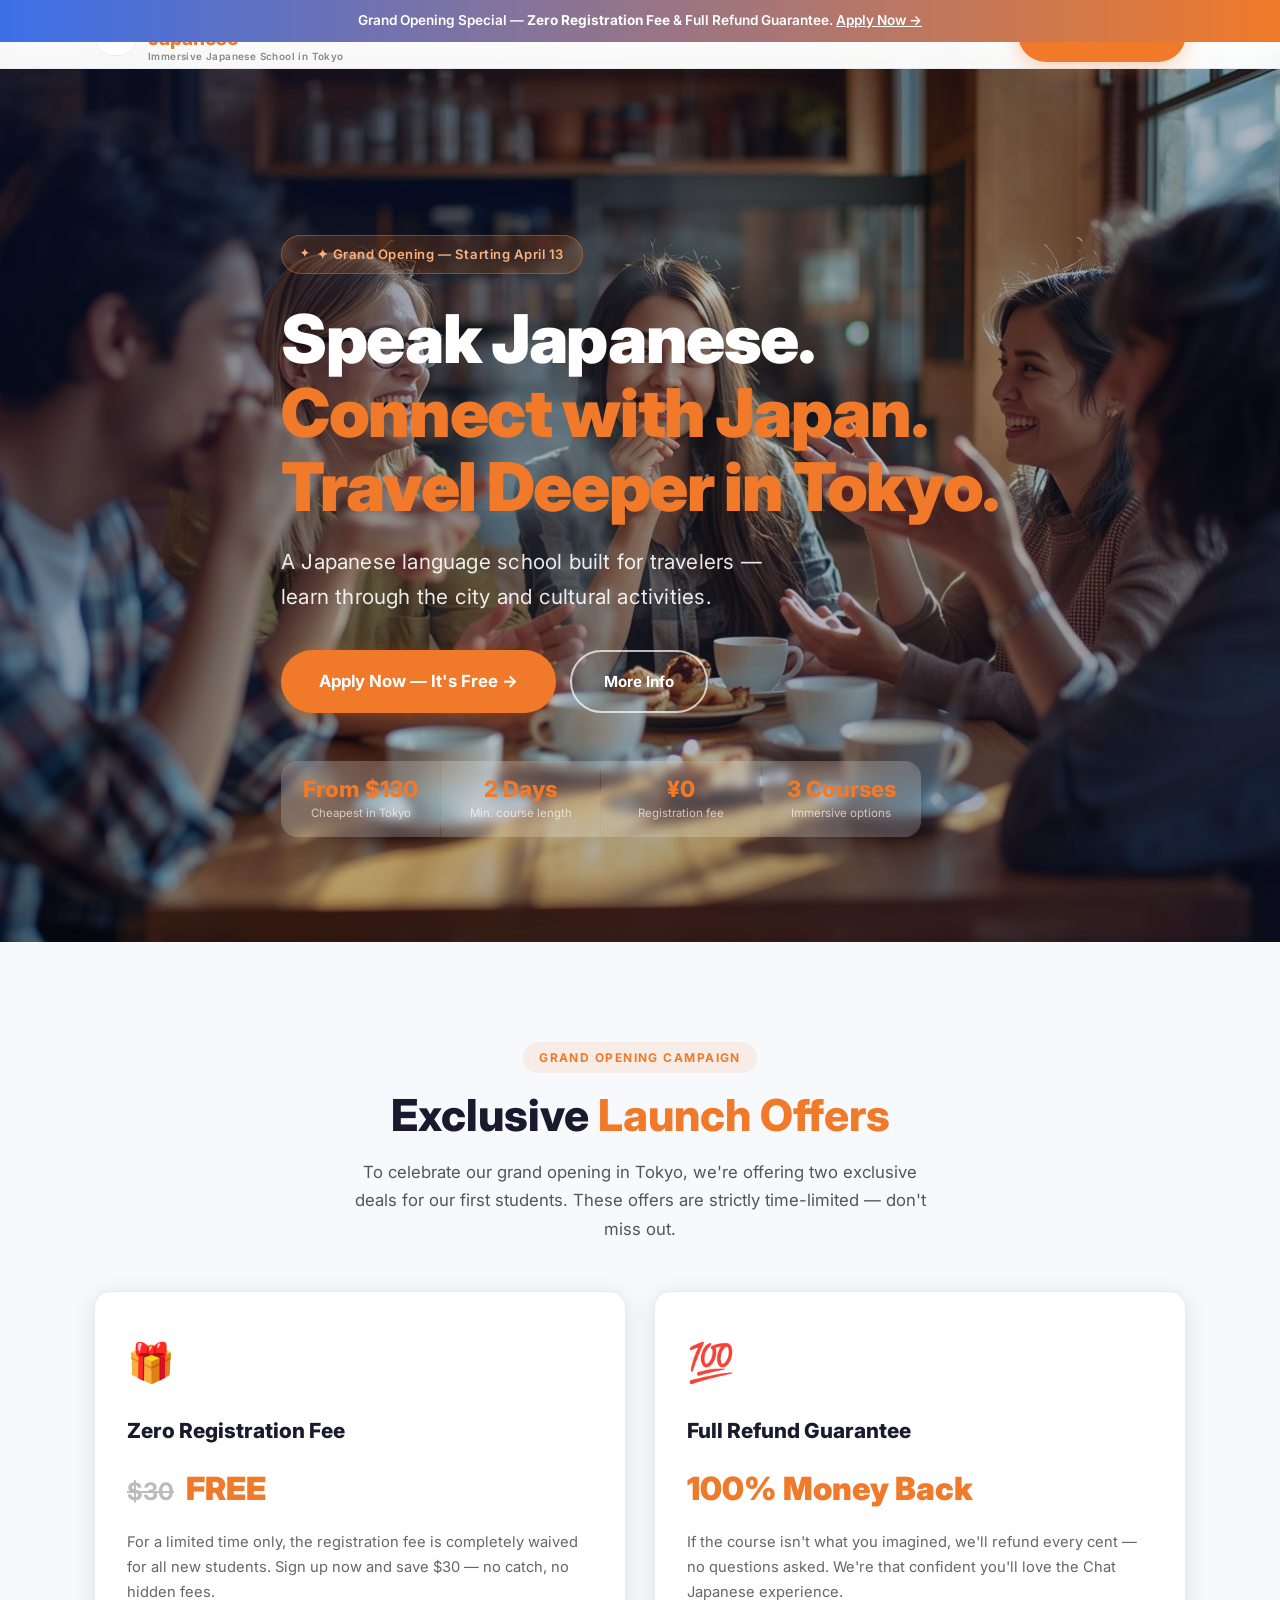
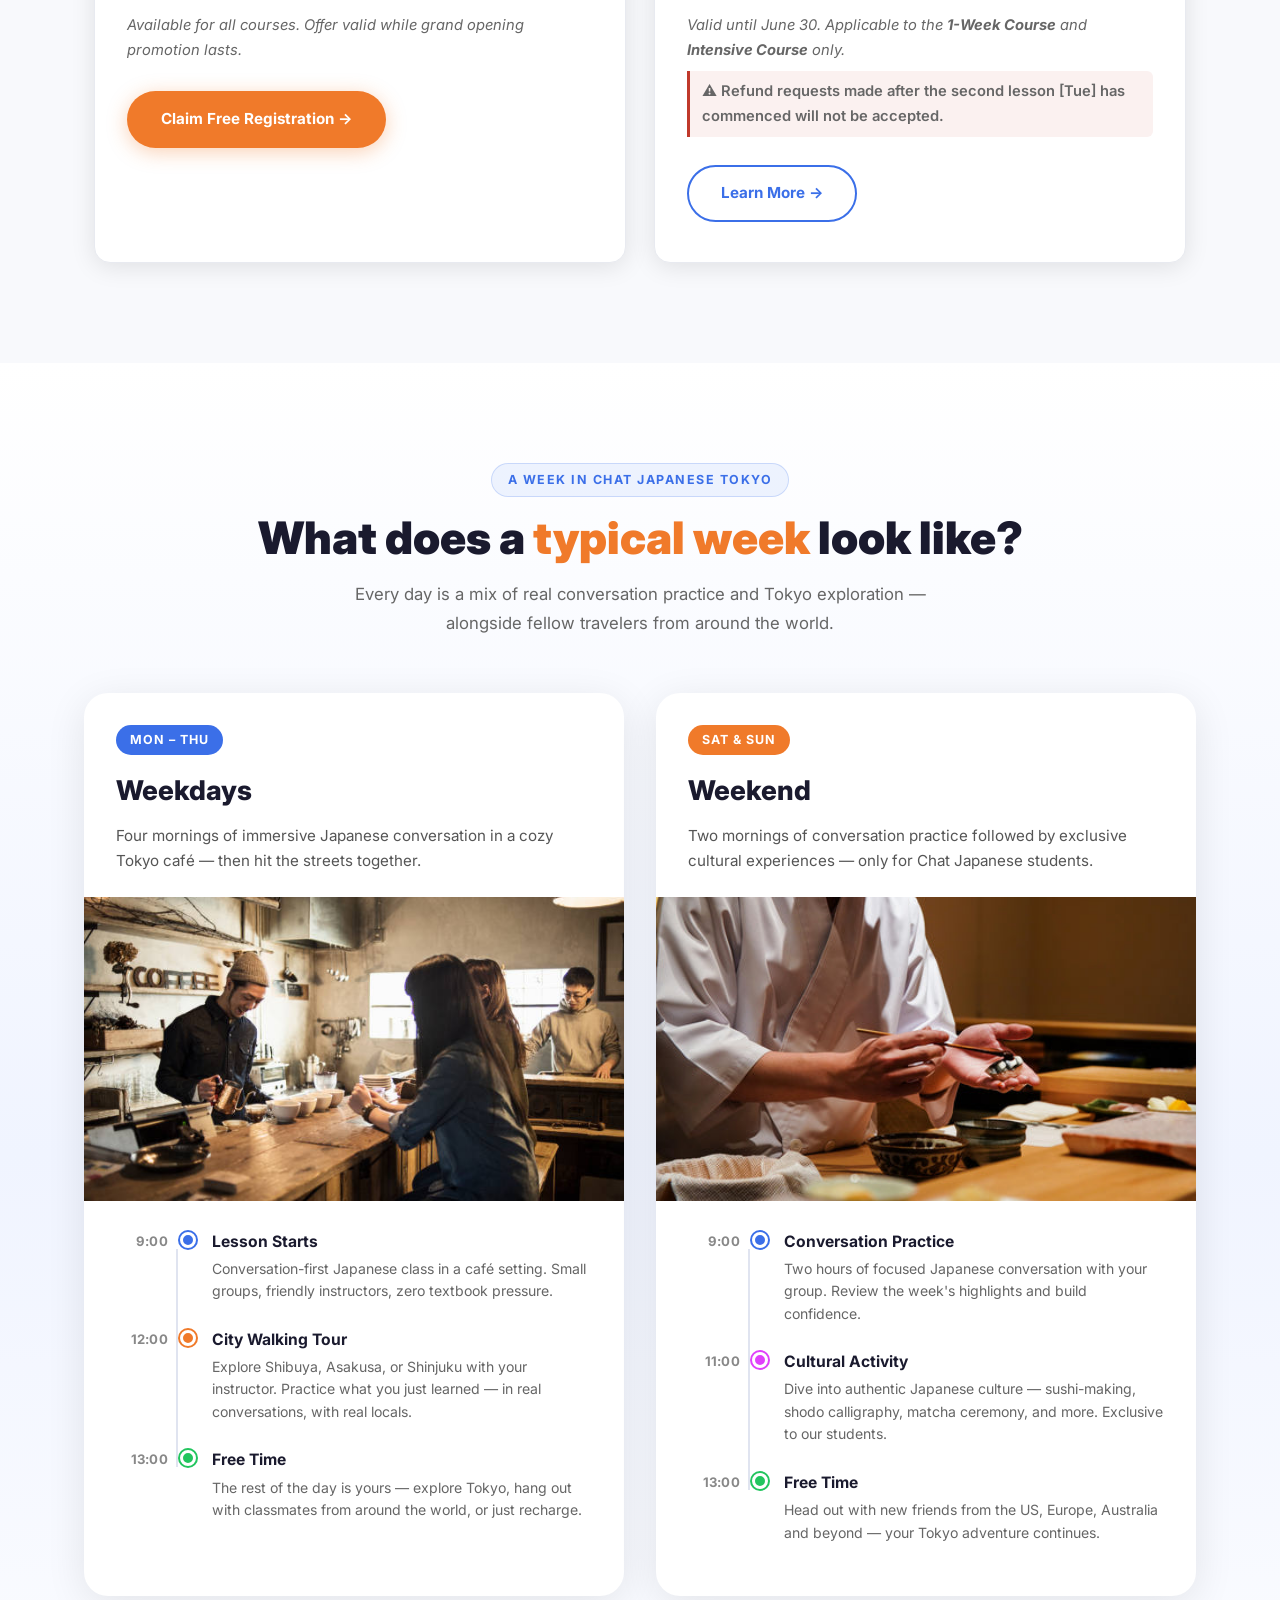
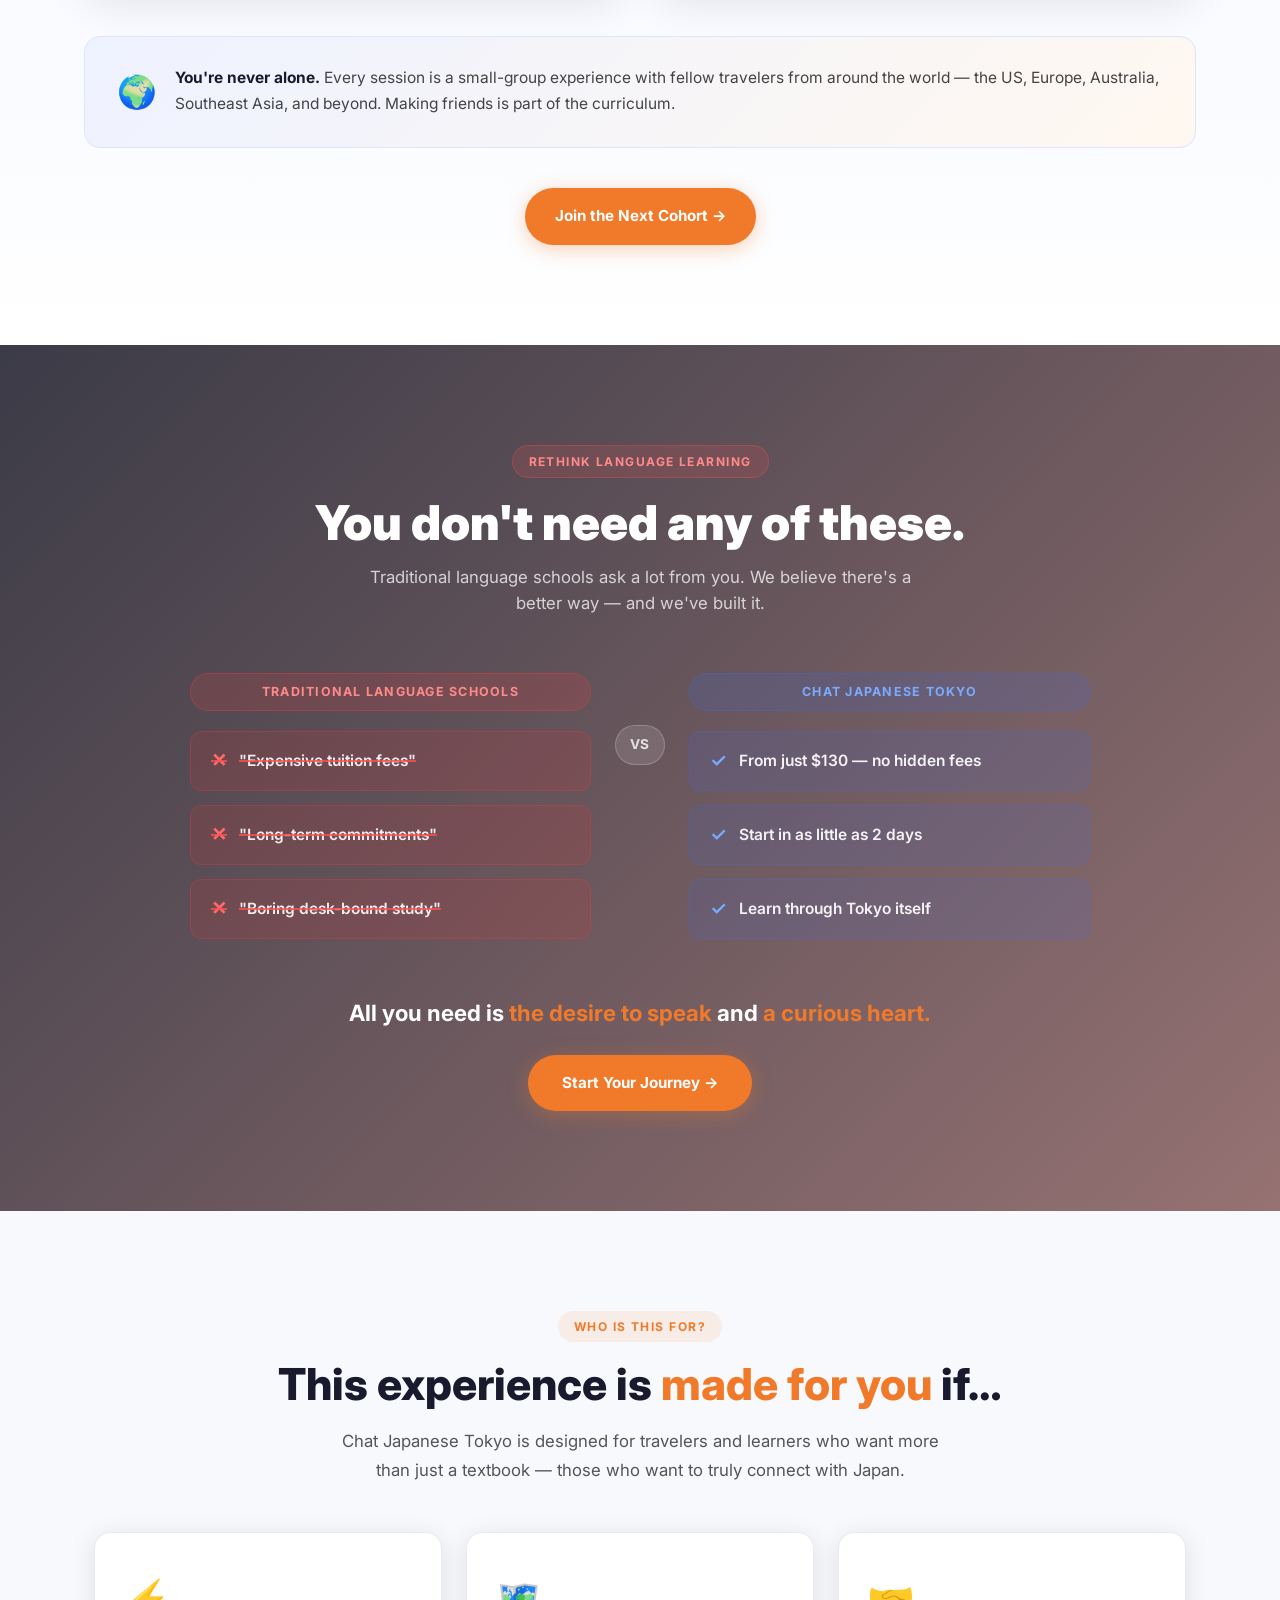
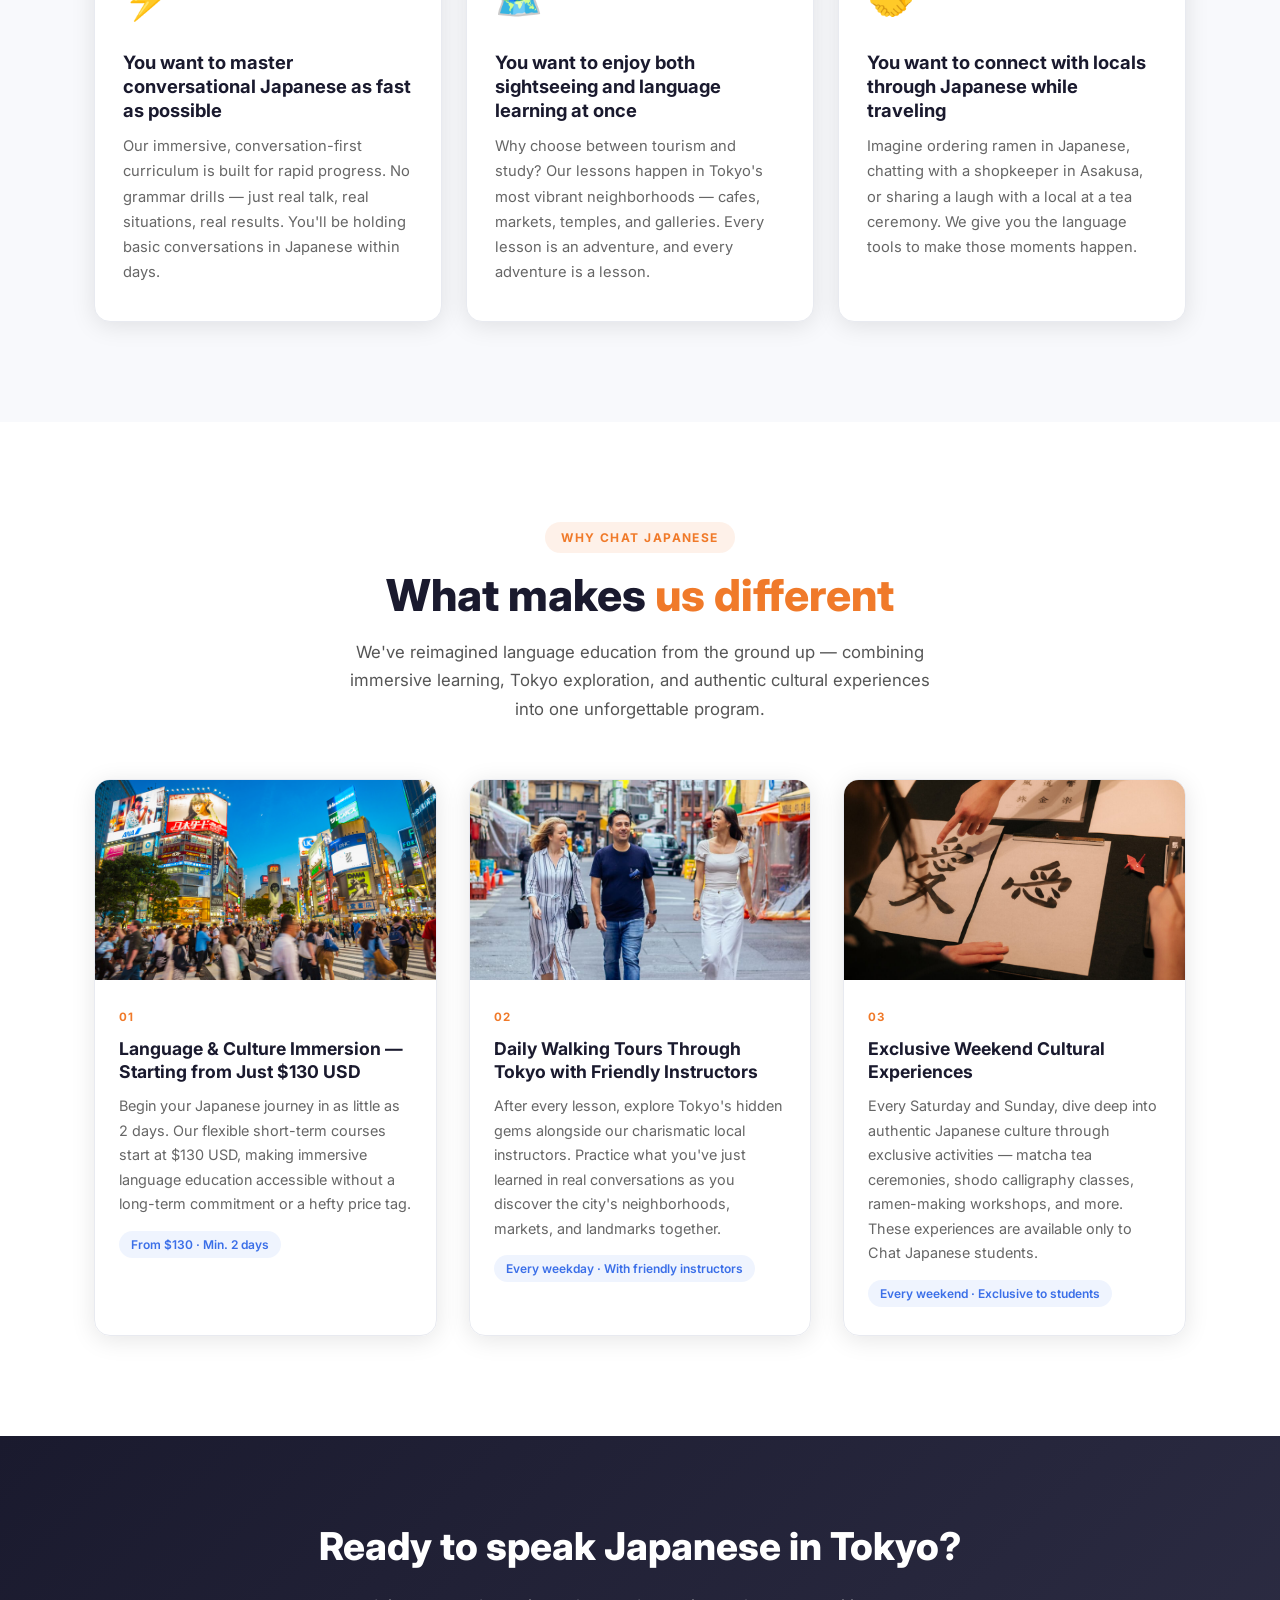
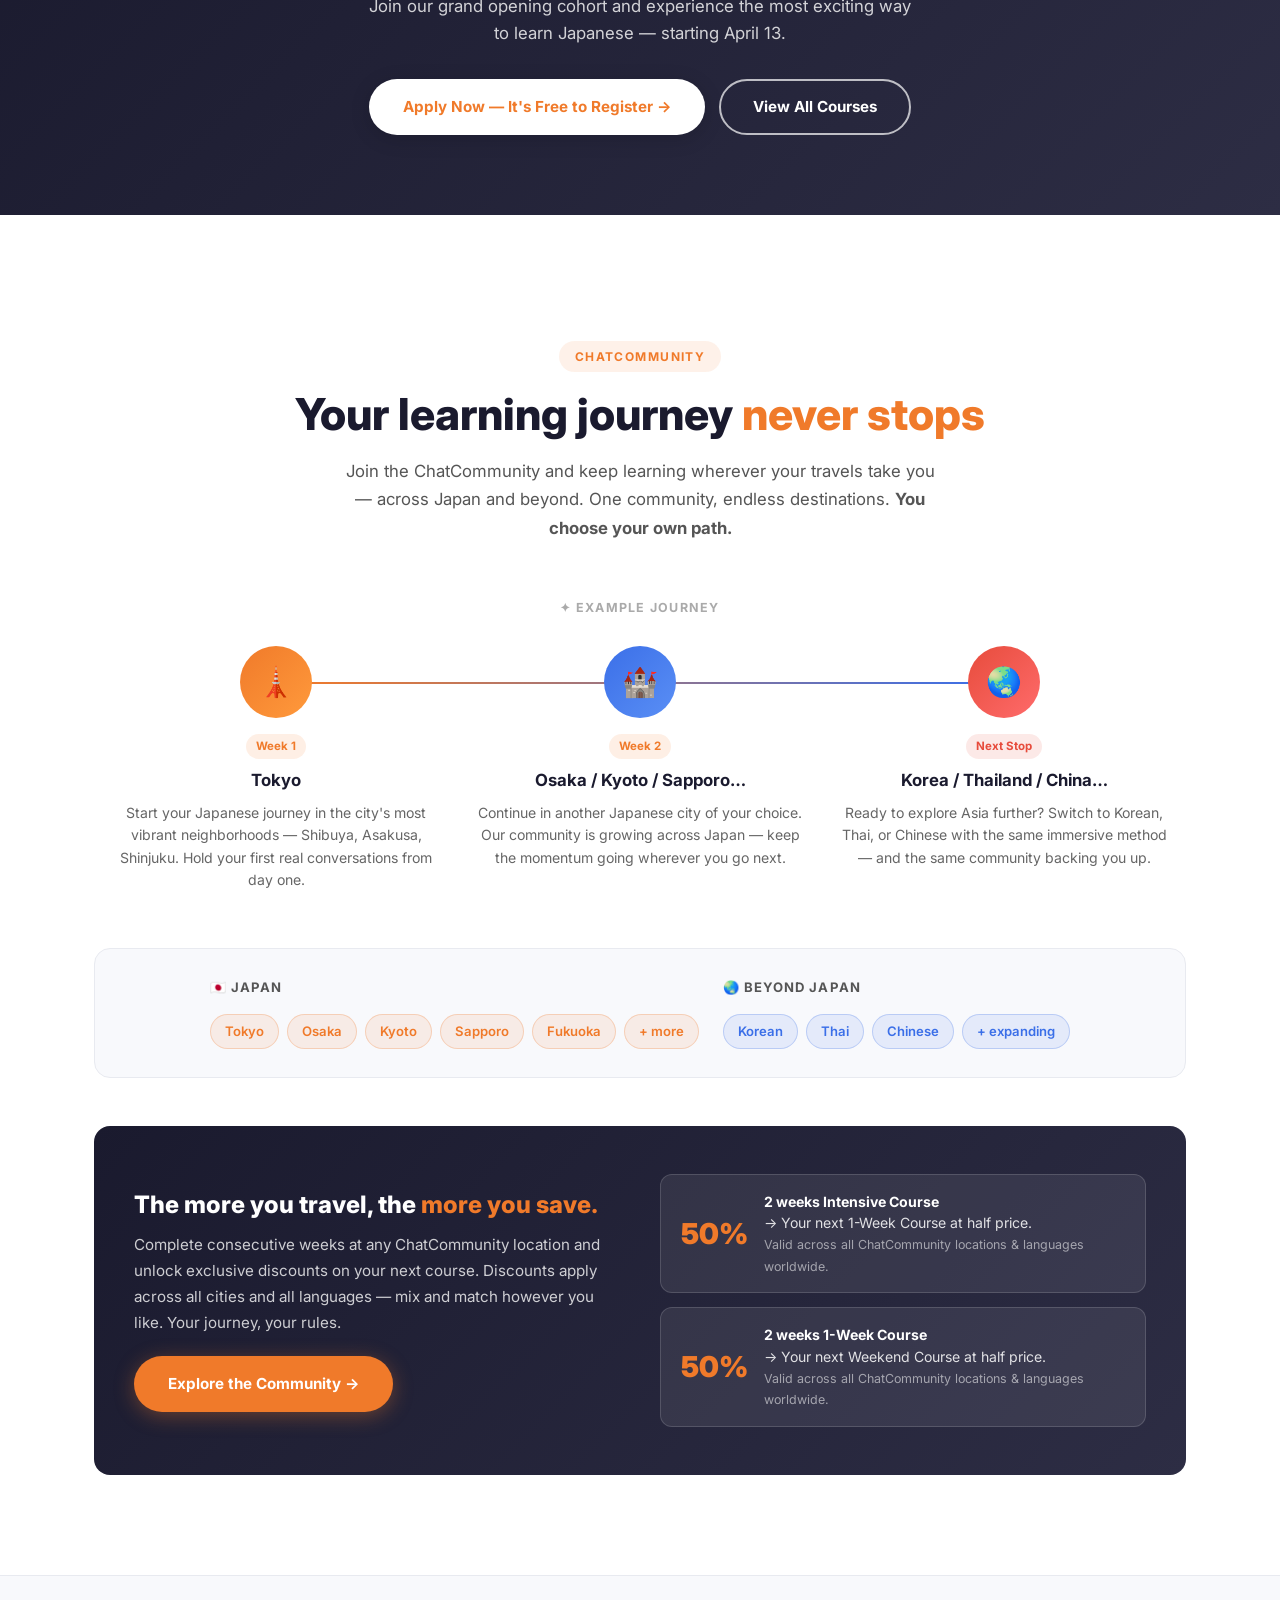
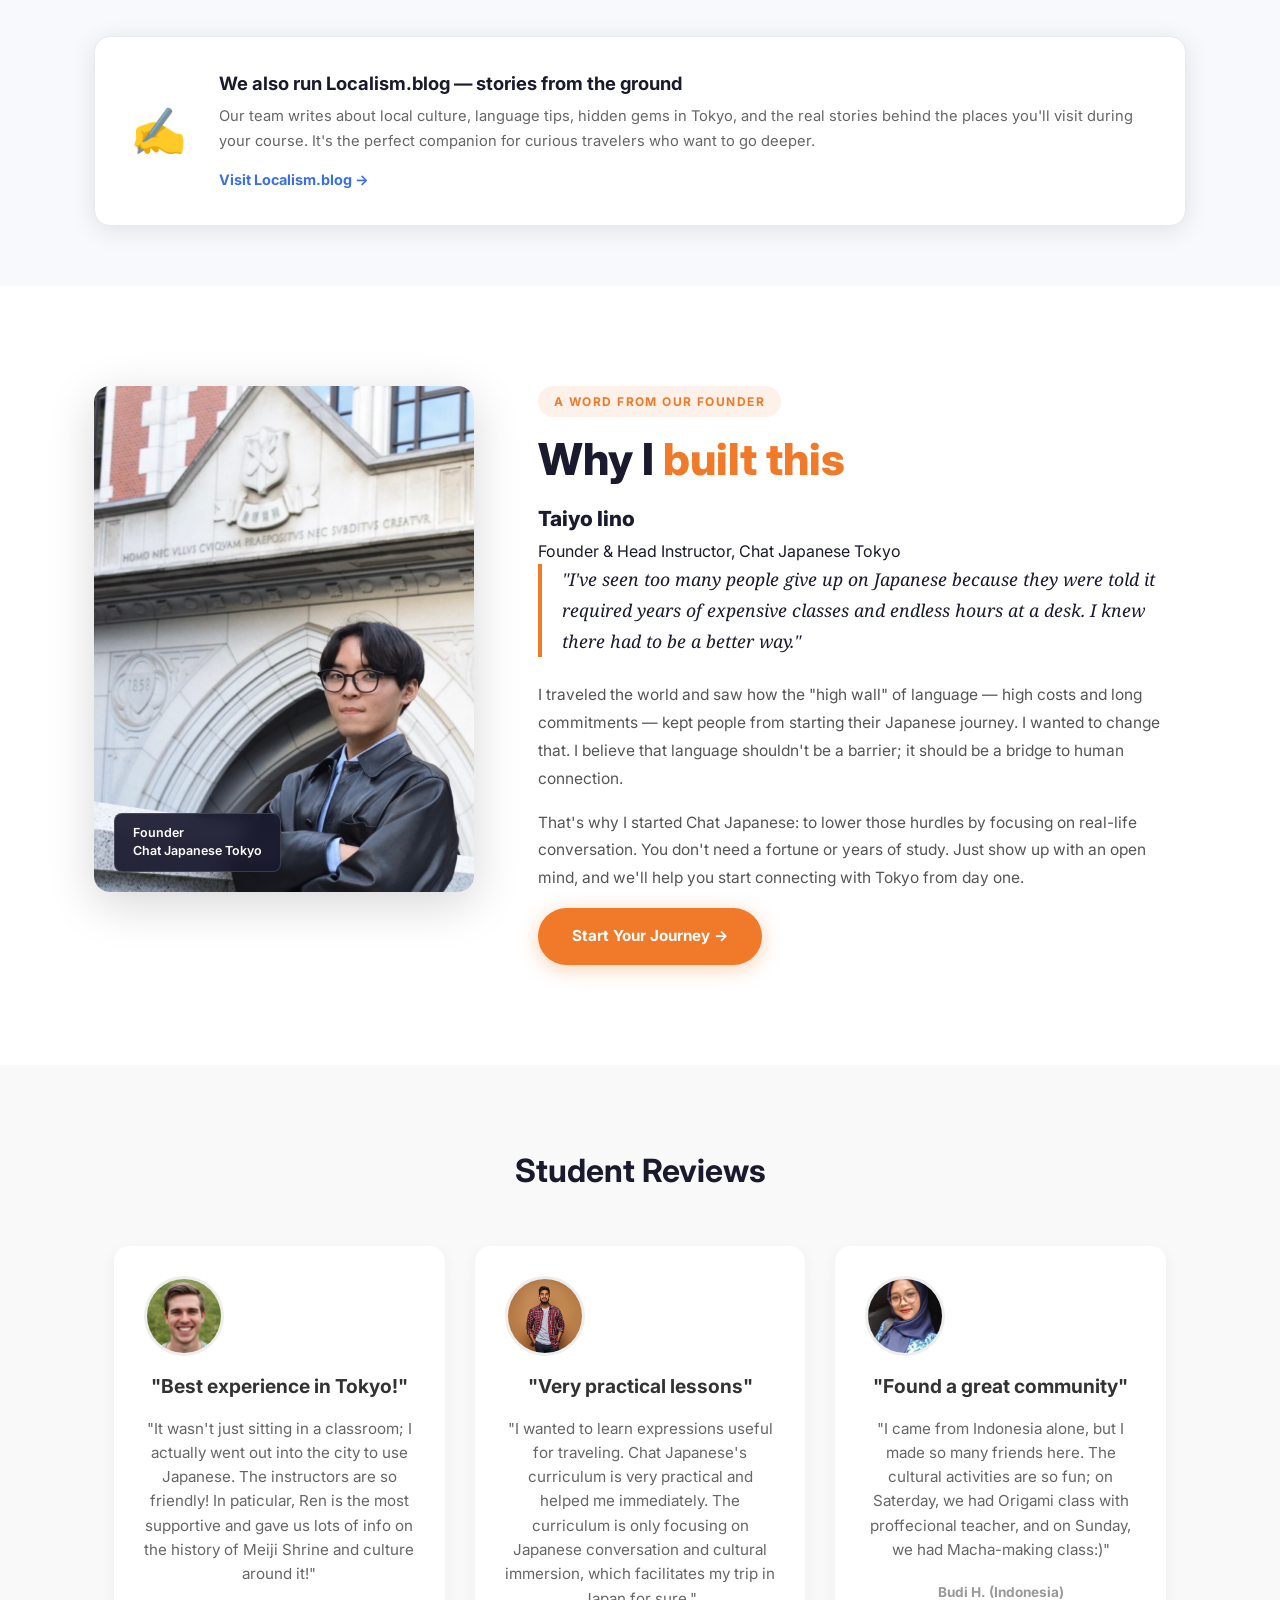
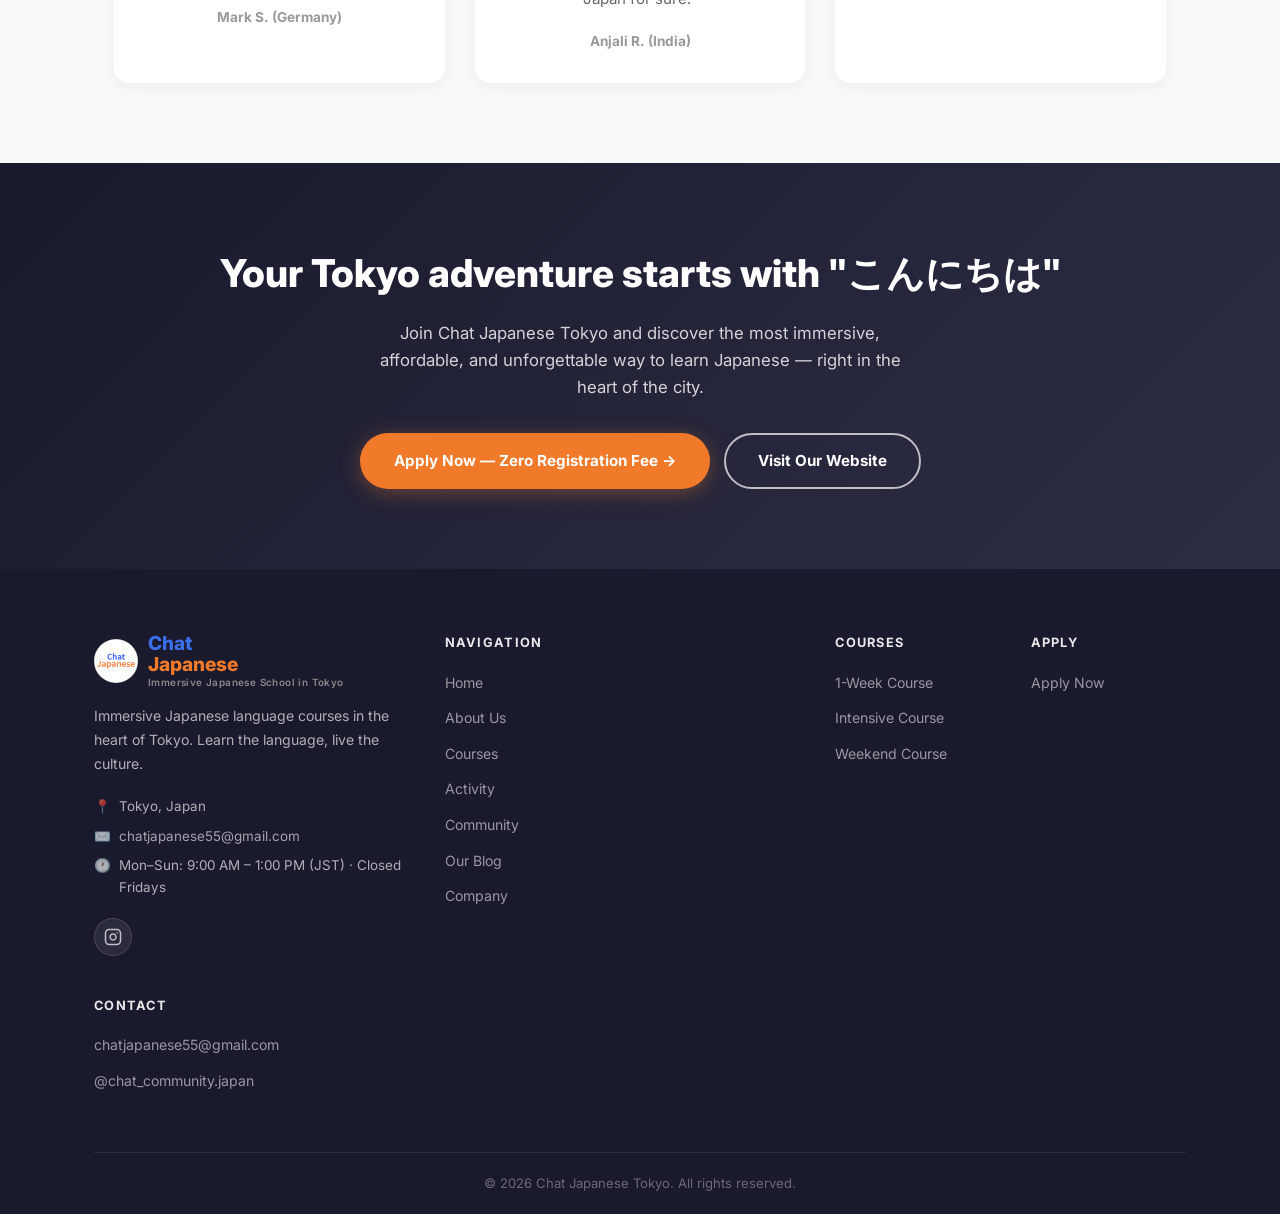
<file: index.html>
<!DOCTYPE html>
<html lang="en">
<head>
  <!-- Google Tag Manager -->
<script>(function(w,d,s,l,i){w[l]=w[l]||[];w[l].push({'gtm.start':
new Date().getTime(),event:'gtm.js'});var f=d.getElementsByTagName(s)[0],
j=d.createElement(s),dl=l!='dataLayer'?'&l='+l:'';j.async=true;j.src=
'https://www.googletagmanager.com/gtm.js?id='+i+dl;f.parentNode.insertBefore(j,f);
})(window,document,'script','dataLayer','GTM-TGNS5HM5');</script>
<!-- End Google Tag Manager -->
  
  <meta charset="UTF-8" />
  <meta name="viewport" content="width=device-width, initial-scale=1.0" />
  <meta name="description" content="Chat Japanese Tokyo – Immersive Japanese language & cultural courses in Tokyo. Starting from $130 USD. No prior knowledge needed. Learn Japanese through real conversations, daily walking tours, and exclusive weekend cultural experiences." />
  <meta name="keywords" content="Japanese language school Tokyo, learn Japanese Tokyo, Japanese immersion course, Japanese conversation course, Tokyo language school, study Japanese Japan, Japanese culture experience, short-term Japanese course" />
  <meta name="author" content="Chat Japanese Tokyo" />
  <meta name="robots" content="index, follow" />

  <!-- Open Graph / Social -->
  <meta property="og:type" content="website" />
  <meta property="og:url" content="https://chat-japanese.com/" />
  <meta property="og:title" content="Chat Japanese Tokyo – Speak Japanese. Feel the Culture." />
  <meta property="og:description" content="Immersive Japanese language courses in Tokyo. From $130 USD. No boring classrooms — learn through real conversations, walking tours, and cultural experiences." />
  <meta property="og:image" content="https://chat-japanese.com/hero-main.jpg" />

  <!-- Twitter Card -->
  <meta name="twitter:card" content="summary_large_image" />
  <meta name="twitter:title" content="Chat Japanese Tokyo – Speak Japanese. Feel the Culture." />
  <meta name="twitter:description" content="Immersive Japanese language courses in Tokyo. From $130 USD. No boring classrooms." />

  <!-- Canonical -->
  <link rel="canonical" href="https://chat-japanese.com/" />

  <!-- Favicons -->
  <!-- Favicon & App Icons -->
  <!-- Standard favicon for browsers -->
  <link rel="icon" type="image/x-icon" href="favicon.ico" />
  <link rel="shortcut icon" type="image/x-icon" href="favicon.ico" />
  
  <!-- Apple Touch Icon for iOS -->
  <link rel="apple-touch-icon" href="apple-touch-icon.png" />
  
  <!-- Android Web App Manifest -->
  <link rel="manifest" href="site.webmanifest" />
  
  <!-- Microsoft Tile Icon -->
  <meta name="msapplication-config" content="browserconfig.xml" />
  
  <!-- Theme Color for Browser UI -->
  <meta name="theme-color" content="#0099CC" />
  <meta name="apple-mobile-web-app-capable" content="yes" />
  <meta name="apple-mobile-web-app-status-bar-style" content="black-translucent" />
  <meta name="apple-mobile-web-app-title" content="ChatJapanese" />

  <!-- Fonts -->
  <link rel="preconnect" href="https://fonts.googleapis.com" />
  <link rel="preconnect" href="https://fonts.gstatic.com" crossorigin />
  <link href="https://fonts.googleapis.com/css2?family=Inter:wght@300;400;500;600;700;800;900&family=Noto+Serif:ital,wght@0,400;0,700;1,400&display=swap" rel="stylesheet" />

  <!-- Stylesheet -->
  <link rel="stylesheet" href="style.css" />

  <title>Chat Japanese Tokyo – Learn Real Japanese & Explore Tokyo</title>
</head>

<body>
  <!-- Google Tag Manager (noscript) -->
<noscript><iframe src="https://www.googletagmanager.com/ns.html?id=GTM-TGNS5HM5"
height="0" width="0" style="display:none;visibility:hidden"></iframe></noscript>
<!-- End Google Tag Manager (noscript) -->

  <!-- Announcement Bar -->
  <div class="announce-bar" role="banner">
    Grand Opening Special — <strong>Zero Registration Fee</strong> &amp; Full Refund Guarantee. <a href="https://docs.google.com/forms/d/e/1FAIpQLSfkHWtR_-m0zMf8J9Bl-w-AbaISAtG7qYep2QEXBAYAstfRnA/viewform?usp=header" target="_blank" rel="noopener">Apply Now →</a>
  </div>

  <!-- Header -->
  <header class="header" id="header">
    <div class="container">
      <div class="header-inner">
        <a href="https://chat-japanese.com" target="_blank" rel="noopener" class="logo">
          <img src="favicon.jpg" alt="Chat Japanese Logo" />
          <span class="logo-text">
            <span class="logo-chat">Chat</span>
            <span class="logo-japanese">Japanese</span>
            <span class="logo-subtitle">Immersive Japanese School in Tokyo</span>
          </span>
        </a>
        <nav class="nav" aria-label="Main navigation">
          <a href="https://chat-japanese.com" target="_blank" rel="noopener">Home</a>
          <a href="https://chat-japanese.com/#about" target="_blank" rel="noopener">About Us</a>
          <a href="https://chat-japanese.com/#courses" target="_blank" rel="noopener">Courses</a>
          <a href="https://chat-japanese.com/#activity" target="_blank" rel="noopener">Activity</a>
          <a href="https://www.chat-japanese.com/community/index.html" target="_blank" rel="noopener">Community</a>
          <a href="https://www.chat-communityjapan.com/" target="_blank" rel="noopener">Our Blog</a>
        </nav>
        <div class="header-cta">
          <a href="https://chat-japanese.com/apply/apply.html" target="_blank" rel="noopener" class="btn btn-primary">Apply Now →</a>
        </div>
        <button class="hamburger" id="hamburger" aria-label="Open menu" aria-expanded="false">
          <span></span><span></span><span></span>
        </button>
      </div>
    </div>
  </header>

  <!-- Mobile Menu -->
  <div class="mobile-menu" id="mobileMenu" role="navigation" aria-label="Mobile navigation">
    <a href="https://chat-japanese.com" target="_blank" rel="noopener">Home</a>
    <a href="https://chat-japanese.com/#about" target="_blank" rel="noopener">About Us</a>
    <a href="https://chat-japanese.com/#courses" target="_blank" rel="noopener">Courses</a>
    <a href="https://chat-japanese.com/#activity" target="_blank" rel="noopener">Activity</a>
    <a href="https://www.chat-japanese.com/community/index.html" target="_blank" rel="noopener">Community</a>
    <a href="https://www.chat-communityjapan.com/" target="_blank" rel="noopener">Our Blog</a>
    <a href="https://chat-japanese.com/apply/apply.html" target="_blank" rel="noopener" class="btn btn-primary">Apply Now →</a>
  </div>

 <!-- ===== HERO (Main Visual — Happy cafe conversation scene) ===== -->
    <section class="hero" aria-label="Hero section">
      <div class="hero-bg" role="img" aria-label="Foreigners enjoying Japanese conversation with locals in a Tokyo cafe"></div>
      <div class="hero-overlay"></div>
      <div class="container">
        <div class="hero-content">
          <div class="hero-badge">✦ Grand Opening — Starting April 13</div>

          <h1 class="hero-title">
            Speak Japanese.<br />
            <em>Connect with Japan.</em><br />
            <em>Travel Deeper in Tokyo.</em>
          </h1>

          <p class="hero-sub">
            A Japanese language school built for travelers —<br />
            learn through the city and cultural activities.
          </p>

          <div class="hero-actions">
            <a href="https://chat-japanese.com/apply/apply.html" target="_blank" rel="noopener" class="btn btn-primary btn-lg">Apply Now — It's Free →</a>
            <a href="https://chat-japanese.com" target="_blank" rel="noopener" class="btn btn-outline-white">More Info</a>
          </div>

          <div class="hero-stats">
            <div class="hero-stat-item">
              <div class="hero-stat-value">From $130</div>
              <div class="hero-stat-label">Cheapest in Tokyo</div>
            </div>
            <div class="hero-stat-item">
              <div class="hero-stat-value">2 Days</div>
              <div class="hero-stat-label">Min. course length</div>
            </div>
            <div class="hero-stat-item">
              <div class="hero-stat-value">¥0</div>
              <div class="hero-stat-label">Registration fee</div>
            </div>
            <div class="hero-stat-item">
              <div class="hero-stat-value">3 Courses</div>
              <div class="hero-stat-label">Immersive options</div>
            </div>
          </div>
        </div>
      </div>
    </section>
 <body>
    <!-- ===== CAMPAIGN ===== -->
    <section class="campaign" id="campaign" aria-labelledby="campaign-title">
      <div class="container">
        <div class="text-center fade-up">
          <span class="section-label">Grand Opening Campaign</span>
          <h2 class="section-title" id="campaign-title">Exclusive <span>Launch Offers</span></h2>
          <p class="section-sub">To celebrate our grand opening in Tokyo, we're offering two exclusive deals for our first students. These offers are strictly time-limited — don't miss out.</p>
        </div>
        <div class="campaign-grid">
          <!-- Campaign 1 -->
          <div class="campaign-card fade-up">
            <div class="campaign-icon">🎁</div>
            <h3>Zero Registration Fee</h3>
            <div class="campaign-price">
              <span class="price-old">$30</span>
              <span class="price-new">FREE</span>
            </div>
            <p>For a limited time only, the registration fee is completely waived for all new students. Sign up now and save $30 — no catch, no hidden fees.</p>
            <p class="campaign-note">Available for all courses. Offer valid while grand opening promotion lasts.</p>
            <a href="https://chat-japanese.com/apply/apply.html" target="_blank" rel="noopener" class="btn btn-primary" style="margin-top:20px;">Claim Free Registration →</a>
          </div>

          <!-- Campaign 2 -->
          <div class="campaign-card fade-up">
            <div class="campaign-icon">💯</div>
            <h3>Full Refund Guarantee</h3>
            <div class="campaign-price">
              <span class="price-new">100% Money Back</span>
            </div>
            <p>If the course isn't what you imagined, we'll refund every cent — no questions asked. We're that confident you'll love the Chat Japanese experience.</p>
            <p class="campaign-note">Valid until June 30. Applicable to the <strong>1-Week Course</strong> and <strong>Intensive Course</strong> only.</p>
            <p class="campaign-refund-note">⚠ Refund requests made after the second lesson [Tue] has commenced will not be accepted.</p>
            <a href="https://www.chat-japanese.com/" target="_blank" rel="noopener" class="btn btn-secondary" style="margin-top:20px;">Learn More →</a>
          </div>
        </div>
      </div>
    </section>

<!-- ===== A WEEK IN CHAT JAPANESE TOKYO ===== -->
<section class="week-section" id="week" aria-labelledby="week-title">
  <div class="container">
    <div class="text-center fade-up">
      <span class="section-label">A Week in Chat Japanese Tokyo</span>
      <h2 class="section-title" id="week-title">What does a <span>typical week</span> look like?</h2>
      <p class="section-sub">Every day is a mix of real conversation practice and Tokyo exploration — alongside fellow travelers from around the world.</p>
    </div>

    <div class="week-grid">

      <!-- WEEKDAYS -->
      <div class="week-col weekdays-col">
        <div class="week-col-header">
          <div class="week-col-tag">Mon – Thu</div>
          <h3 class="week-col-title">Weekdays</h3>
          <p class="week-col-desc">Four mornings of immersive Japanese conversation in a cozy Tokyo café — then hit the streets together.</p>
        </div>

        <div class="week-photo-wrap">
          <img src="week-cafe-lesson.jpg" alt="Students learning Japanese together in a Tokyo cafe" loading="lazy" />
        </div>

        <div class="week-timeline">
          <div class="week-tl-item">
            <div class="week-tl-time">9:00</div>
            <div class="week-tl-dot blue"></div>
            <div class="week-tl-body">
              <div class="week-tl-label">Lesson Starts</div>
              <div class="week-tl-desc">Conversation-first Japanese class in a café setting. Small groups, friendly instructors, zero textbook pressure.</div>
            </div>
          </div>
          <div class="week-tl-item">
            <div class="week-tl-time">12:00</div>
            <div class="week-tl-dot orange"></div>
            <div class="week-tl-body">
              <div class="week-tl-label">City Walking Tour</div>
              <div class="week-tl-desc">Explore Shibuya, Asakusa, or Shinjuku with your instructor. Practice what you just learned — in real conversations, with real locals.</div>
            </div>
          </div>
          <div class="week-tl-item">
            <div class="week-tl-time">13:00</div>
            <div class="week-tl-dot green"></div>
            <div class="week-tl-body">
              <div class="week-tl-label">Free Time</div>
              <div class="week-tl-desc">The rest of the day is yours — explore Tokyo, hang out with classmates from around the world, or just recharge.</div>
            </div>
          </div>
        </div>
      </div>

      <!-- WEEKEND -->
      <div class="week-col weekend-col">
        <div class="week-col-header">
          <div class="week-col-tag weekend-tag">Sat &amp; Sun</div>
          <h3 class="week-col-title">Weekend</h3>
          <p class="week-col-desc">Two mornings of conversation practice followed by exclusive cultural experiences — only for Chat Japanese students.</p>
        </div>

        <div class="week-photo-wrap">
          <img src="week-sushi.jpg" alt="Sushi making class with instructor in Tokyo" loading="lazy" />
        </div>

        <div class="week-timeline">
          <div class="week-tl-item">
            <div class="week-tl-time">9:00</div>
            <div class="week-tl-dot blue"></div>
            <div class="week-tl-body">
              <div class="week-tl-label">Conversation Practice</div>
              <div class="week-tl-desc">Two hours of focused Japanese conversation with your group. Review the week's highlights and build confidence.</div>
            </div>
          </div>
          <div class="week-tl-item">
            <div class="week-tl-time">11:00</div>
            <div class="week-tl-dot pink"></div>
            <div class="week-tl-body">
              <div class="week-tl-label">Cultural Activity</div>
              <div class="week-tl-desc">Dive into authentic Japanese culture — sushi-making, shodo calligraphy, matcha ceremony, and more. Exclusive to our students.</div>
            </div>
          </div>
          <div class="week-tl-item">
            <div class="week-tl-time">13:00</div>
            <div class="week-tl-dot green"></div>
            <div class="week-tl-body">
              <div class="week-tl-label">Free Time</div>
              <div class="week-tl-desc">Head out with new friends from the US, Europe, Australia and beyond — your Tokyo adventure continues.</div>
            </div>
          </div>
        </div>
      </div>

    </div><!-- /week-grid -->

    <div class="week-group-note fade-up">
      <div class="week-group-icon">🌍</div>
      <div>
        <strong>You're never alone.</strong>
        Every session is a small-group experience with fellow travelers from around the world — the US, Europe, Australia, Southeast Asia, and beyond. Making friends is part of the curriculum.
      </div>
    </div>

    <div class="text-center fade-up" style="margin-top:40px">
      <a href="https://chat-japanese.com/apply/apply.html" target="_blank" rel="noopener" class="btn btn-primary">Join the Next Cohort →</a>
    </div>
  </div>
</section>


    <!-- ===== STOP SECTION (2nd visual — 悩んでいる女性背景) ===== -->
    <section class="stop-section" id="stop" aria-labelledby="stop-title">
      <div class="stop-overlay"></div>
      <div class="container stop-content">
        <div class="stop-intro fade-up">
          <span class="section-label">Rethink Language Learning</span>
          <h2 id="stop-title">You don't need any of these.</h2>
          <p>Traditional language schools ask a lot from you. We believe there's a better way — and we've built it.</p>
        </div>

        <div class="stop-compare fade-up">
          <!-- Left: Traditional (BAD) -->
          <div>
            <div class="stop-col-label old">Traditional Language Schools</div>
            <div class="stop-col">
              <div class="stop-item bad">
                <span class="stop-icon">✕</span>
                <span>"Expensive tuition fees"</span>
              </div>
              <div class="stop-item bad">
                <span class="stop-icon">✕</span>
                <span>"Long-term commitments"</span>
              </div>
              <div class="stop-item bad">
                <span class="stop-icon">✕</span>
                <span>"Boring desk-bound study"</span>
              </div>
            </div>
          </div>

          <!-- Center: VS -->
          <div class="stop-vs">
            <div class="stop-vs-badge">VS</div>
          </div>

          <!-- Right: Chat Japanese (GOOD) -->
          <div>
            <div class="stop-col-label new">Chat Japanese Tokyo</div>
            <div class="stop-col">
              <div class="stop-item good">
                <span class="stop-icon">✓</span>
                <span>From just $130 — no hidden fees</span>
              </div>
              <div class="stop-item good">
                <span class="stop-icon">✓</span>
                <span>Start in as little as 2 days</span>
              </div>
              <div class="stop-item good">
                <span class="stop-icon">✓</span>
                <span>Learn through Tokyo itself</span>
              </div>
            </div>
          </div>
        </div>

        <div class="stop-cta fade-up">
          <p>All you need is <em>the desire to speak</em> and <em>a curious heart.</em></p>
          <a href="https://chat-japanese.com/apply/apply.html" target="_blank" rel="noopener" class="btn btn-primary">Start Your Journey →</a>
        </div>
      </div>
    </section>

    <!-- ===== WHO IS IT FOR ===== -->
    <section class="for-who" id="for-who" aria-labelledby="for-who-title">
      <div class="container">
        <div class="text-center fade-up">
          <span class="section-label">Who Is This For?</span>
          <h2 class="section-title" id="for-who-title">This experience is <span>made for you</span> if…</h2>
          <p class="section-sub">Chat Japanese Tokyo is designed for travelers and learners who want more than just a textbook — those who want to truly connect with Japan.</p>
        </div>
        <div class="for-who-grid">
          <div class="for-who-card fade-up">
            <div class="for-who-icon">⚡</div>
            <h3>You want to master conversational Japanese as fast as possible</h3>
            <p>Our immersive, conversation-first curriculum is built for rapid progress. No grammar drills — just real talk, real situations, real results. You'll be holding basic conversations in Japanese within days.</p>
          </div>
          <div class="for-who-card fade-up">
            <div class="for-who-icon">🗺️</div>
            <h3>You want to enjoy both sightseeing and language learning at once</h3>
            <p>Why choose between tourism and study? Our lessons happen in Tokyo's most vibrant neighborhoods — cafes, markets, temples, and galleries. Every lesson is an adventure, and every adventure is a lesson.</p>
          </div>
          <div class="for-who-card fade-up">
            <div class="for-who-icon">🤝</div>
            <h3>You want to connect with locals through Japanese while traveling</h3>
            <p>Imagine ordering ramen in Japanese, chatting with a shopkeeper in Asakusa, or sharing a laugh with a local at a tea ceremony. We give you the language tools to make those moments happen.</p>
          </div>
        </div>
      </div>
    </section>

    <!-- ===== BENEFITS ===== -->
    <section class="benefits" id="benefits" aria-labelledby="benefits-title">
      <div class="container">
        <div class="text-center fade-up">
          <span class="section-label">Why Chat Japanese</span>
          <h2 class="section-title" id="benefits-title">What makes <span>us different</span></h2>
          <p class="section-sub">We've reimagined language education from the ground up — combining immersive learning, Tokyo exploration, and authentic cultural experiences into one unforgettable program.</p>
        </div>
        <div class="benefits-grid">
          <div class="benefit-card fade-up">
            <img src="tokyo-city.jpg" alt="Tokyo cityscape" class="benefit-img" loading="lazy" />
            <div class="benefit-body">
              <div class="benefit-num">01</div>
              <h3>Language &amp; Culture Immersion — Starting from Just $130 USD</h3>
              <p>Begin your Japanese journey in as little as 2 days. Our flexible short-term courses start at $130 USD, making immersive language education accessible without a long-term commitment or a hefty price tag.</p>
              <span class="benefit-tag">From $130 · Min. 2 days</span>
            </div>
          </div>
          <div class="benefit-card fade-up">
            <img src="walking-tour.jpg" alt="Walking tour through Tokyo with instructor" class="benefit-img" loading="lazy" />
            <div class="benefit-body">
              <div class="benefit-num">02</div>
              <h3>Daily Walking Tours Through Tokyo with Friendly Instructors</h3>
              <p>After every lesson, explore Tokyo's hidden gems alongside our charismatic local instructors. Practice what you've just learned in real conversations as you discover the city's neighborhoods, markets, and landmarks together.</p>
              <span class="benefit-tag">Every weekday · With friendly instructors</span>
            </div>
          </div>
          <div class="benefit-card fade-up">
            <img src="tea-ceremony.jpg" alt="Matcha tea ceremony cultural experience" class="benefit-img" loading="lazy" />
            <div class="benefit-body">
              <div class="benefit-num">03</div>
              <h3>Exclusive Weekend Cultural Experiences</h3>
              <p>Every Saturday and Sunday, dive deep into authentic Japanese culture through exclusive activities — matcha tea ceremonies, shodo calligraphy classes, ramen-making workshops, and more. These experiences are available only to Chat Japanese students.</p>
              <span class="benefit-tag">Every weekend · Exclusive to students</span>
            </div>
          </div>
        </div>
      </div>
    </section>

    <!-- ===== CTA BAND 1 ===== -->
    <section class="cta-band" style="background: linear-gradient(135deg, #1a1a2e 0%, #2d2d44 100%);" aria-label="Call to action">
      <div class="container">
        <h2>Ready to speak Japanese in Tokyo?</h2>
        <p>Join our grand opening cohort and experience the most exciting way to learn Japanese — starting April 13.</p>
        <div class="btn-group">
          <a href="https://chat-japanese.com/apply/apply.html" target="_blank" rel="noopener" class="btn btn-white">Apply Now — It's Free to Register →</a>
          <a href="https://chat-japanese.com/#courses" target="_blank" rel="noopener" class="btn btn-outline-white">View All Courses</a>
        </div>
      </div>
    </section>　
    <!-- ===== COMMUNITY SECTION ===== -->
    <section class="community-section" id="community" aria-labelledby="community-title">
      <div class="container">
        <div class="text-center fade-up">
          <span class="section-label">ChatCommunity</span>
          <h2 class="section-title" id="community-title">Your learning journey <span>never stops</span></h2>
          <p class="section-sub">Join the ChatCommunity and keep learning wherever your travels take you — across Japan and beyond. One community, endless destinations. <strong>You choose your own path.</strong></p>
        </div>

        <div class="community-journey">

          <!-- Example Journey -->
          <div class="community-example fade-up">
            <div class="community-example-label">✦ Example Journey</div>
            <div class="journey-steps">
              <div class="journey-step">
                <div class="journey-step-dot tokyo">🗼</div>
                <span class="step-tag japan">Week 1</span>
                <h3>Tokyo</h3>
                <p>Start your Japanese journey in the city's most vibrant neighborhoods — Shibuya, Asakusa, Shinjuku. Hold your first real conversations from day one.</p>
              </div>
              <div class="journey-step">
                <div class="journey-step-dot osaka">🏰</div>
                <span class="step-tag japan">Week 2</span>
                <h3>Osaka / Kyoto / Sapporo…</h3>
                <p>Continue in another Japanese city of your choice. Our community is growing across Japan — keep the momentum going wherever you go next.</p>
              </div>
              <div class="journey-step">
                <div class="journey-step-dot korea">🌏</div>
                <span class="step-tag korea">Next Stop</span>
                <h3>Korea / Thailand / China…</h3>
                <p>Ready to explore Asia further? Switch to Korean, Thai, or Chinese with the same immersive method — and the same community backing you up.</p>
              </div>
            </div>
          </div>

          <!-- Destination Tags -->
          <div class="community-tags-wrap fade-up">
            <div class="community-tags-group">
              <div class="community-tags-title">🇯🇵 Japan</div>
              <div class="community-tags">
                <span class="ctag">Tokyo</span>
                <span class="ctag">Osaka</span>
                <span class="ctag">Kyoto</span>
                <span class="ctag">Sapporo</span>
                <span class="ctag">Fukuoka</span>
                <span class="ctag">+ more</span>
              </div>
            </div>
            <div class="community-tags-group">
              <div class="community-tags-title">🌏 Beyond Japan</div>
              <div class="community-tags">
                <span class="ctag ctag-global">Korean</span>
                <span class="ctag ctag-global">Thai</span>
                <span class="ctag ctag-global">Chinese</span>
                <span class="ctag ctag-global">+ expanding</span>
              </div>
            </div>
          </div>

          <!-- Discount Box -->
          <div class="community-discount fade-up">
            <div>
              <h3>The more you travel, the <span>more you save.</span></h3>
              <p>Complete consecutive weeks at any ChatCommunity location and unlock exclusive discounts on your next course. Discounts apply across all cities and all languages — mix and match however you like. Your journey, your rules.</p>
              <a href="https://www.chat-japanese.com/community/index.html" target="_blank" rel="noopener" class="btn btn-primary">Explore the Community →</a>
            </div>
            <div class="discount-badges">
              <div class="discount-badge">
                <div class="discount-badge-pct">50%</div>
                <div class="discount-badge-text">
                  <strong>2 weeks Intensive Course</strong><br />
                  → Your next 1-Week Course at half price.<br />
                  <span style="font-size:0.78rem; color:rgba(255,255,255,0.55);">Valid across all ChatCommunity locations &amp; languages worldwide.</span>
                </div>
              </div>
              <div class="discount-badge">
                <div class="discount-badge-pct">50%</div>
                <div class="discount-badge-text">
                  <strong>2 weeks 1-Week Course</strong><br />
                  → Your next Weekend Course at half price.<br />
                  <span style="font-size:0.78rem; color:rgba(255,255,255,0.55);">Valid across all ChatCommunity locations &amp; languages worldwide.</span>
                </div>
              </div>
            </div>
          </div>
        </div>
      </div>
    </section>

    <!-- ===== BLOG SECTION ===== -->
    <section class="blog-section" id="blog" aria-labelledby="blog-title">
      <div class="container">
        <div class="blog-inner fade-up">
          <div class="blog-icon">✍️</div>
          <div class="blog-text">
            <h3 id="blog-title">We also run <strong>Localism.blog</strong> — stories from the ground</h3>
            <p>Our team writes about local culture, language tips, hidden gems in Tokyo, and the real stories behind the places you'll visit during your course. It's the perfect companion for curious travelers who want to go deeper.</p>
            <a href="https://www.chat-communityjapan.com/" target="_blank" rel="noopener" class="blog-link">Visit Localism.blog →</a>
          </div>
        </div>
      </div>
    </section>

    <!-- ===== FOUNDER ===== -->
    <section class="founder" id="founder" aria-labelledby="founder-title">
      <div class="container">
        <div class="founder-inner">
          <div class="founder-img-wrap fade-up">
            <img src="founder.jpg" alt="Taiyo Iino, Founder of Chat Japanese Tokyo" class="founder-img" loading="lazy" />
            <div class="founder-badge">
              Founder<br />Chat Japanese Tokyo
            </div>
          </div>
          <div class="founder-content fade-up">
            <span class="section-label">A Word from Our Founder</span>
            <h2 class="section-title" id="founder-title">Why I <span>built this</span></h2>
            <p class="founder-name">Taiyo Iino</p>
            <p class="founder-title-text">Founder &amp; Head Instructor, Chat Japanese Tokyo</p>
            <blockquote class="founder-quote">
              "I've seen too many people give up on Japanese because they were told it required years of expensive classes and endless hours at a desk. I knew there had to be a better way."
            </blockquote>
            <p class="founder-message">
              I traveled the world and saw how the "high wall" of language — high costs and long commitments — kept people from starting their Japanese journey. I wanted to change that. I believe that language shouldn't be a barrier; it should be a bridge to human connection.
            </p>
            <p class="founder-message">
              That's why I started Chat Japanese: to lower those hurdles by focusing on real-life conversation. You don't need a fortune or years of study. Just show up with an open mind, and we'll help you start connecting with Tokyo from day one.
            </p>
            <a href="https://chat-japanese.com/apply/apply.html" target="_blank" rel="noopener" class="btn btn-primary">Start Your Journey →</a>
          </div>
        </div>
      </div>
    </section>

     <!-- ===== review ===== -->
    <section id="review-section" class="review-section">
  <div class="container">
    <h2>Student Reviews</h2>
    <div class="review-container">
      
      <div class="review-box">
        <div class="icon-wrapper">
          <img src="student1.jpg" alt="Student from Europe">
        </div>
        <h3>"Best experience in Tokyo!"</h3>
        <p>"It wasn't just sitting in a classroom; I actually went out into the city to use Japanese. The instructors are so friendly! In paticular, Ren is the most supportive and gave us lots of info on the history of Meiji Shrine and culture around it!"</p>
        <span class="student-name">Mark S. (Germany)</span>
      </div>

      <div class="review-box">
        <div class="icon-wrapper">
          <img src="student2.jpg" alt="Student from India">
        </div>
        <h3>"Very practical lessons"</h3>
        <p>"I wanted to learn expressions useful for traveling. Chat Japanese's curriculum is very practical and helped me immediately. The curriculum is only focusing on Japanese conversation and cultural immersion, which facilitates my trip in Japan for sure."</p>
        <span class="student-name">Anjali R. (India)</span>
      </div>

      <div class="review-box">
        <div class="icon-wrapper">
          <img src="student3.jpg" alt="Student from Indonesia">
        </div>
        <h3>"Found a great community"</h3>
        <p>"I came from Indonesia alone, but I made so many friends here. The cultural activities are so fun; on Saterday, we had Origami class with proffecional teacher, and on Sunday, we had Macha-making class:)"</p>
        <span class="student-name">Budi H. (Indonesia)</span>
      </div>

    </div>
  </div>
</section> 
   
    <!-- ===== FINAL CTA ===== -->
    <section class="cta-band" style="background: linear-gradient(135deg, #1a1a2e 0%, #2d2d44 100%);" aria-label="Final call to action">
      <div class="container">
        <h2>Your Tokyo adventure starts with "こんにちは"</h2>
        <p>Join Chat Japanese Tokyo and discover the most immersive, affordable, and unforgettable way to learn Japanese — right in the heart of the city.</p>
        <div class="btn-group">
          <a href="https://chat-japanese.com/apply/apply.html" target="_blank" rel="noopener" class="btn btn-primary">Apply Now — Zero Registration Fee →</a>
          <a href="https://chat-japanese.com" target="_blank" rel="noopener" class="btn btn-outline-white">Visit Our Website</a>
        </div>
      </div>
    </section>

  </main>

  <!-- Footer -->
  <footer class="footer" aria-label="Site footer">
    <div class="container">
      <div class="footer-grid">
        <div class="footer-brand">
          <a href="https://chat-japanese.com" target="_blank" rel="noopener" class="logo">
            <img src="favicon.jpg" alt="Chat Japanese Logo" />
            <span class="logo-text">
              <span class="logo-chat">Chat</span>
              <span class="logo-japanese">Japanese</span>
              <span class="logo-subtitle">Immersive Japanese School in Tokyo</span>
            </span>
          </a>
          <p>Immersive Japanese language courses in the heart of Tokyo. Learn the language, live the culture.</p>
          <div class="footer-contact-item"><span>📍</span><span>Tokyo, Japan</span></div>
          <div class="footer-contact-item"><span>✉️</span><a href="mailto:chatjapanese55@gmail.com" style="color:rgba(255,255,255,0.6);">chatjapanese55@gmail.com</a></div>
          <div class="footer-contact-item"><span>🕐</span><span>Mon–Sun: 9:00 AM – 1:00 PM (JST) · Closed Fridays</span></div>
          <div class="footer-social">
            <a href="https://www.instagram.com/chat_community.japan" target="_blank" rel="noopener" aria-label="Instagram">
              <svg xmlns="http://www.w3.org/2000/svg" width="18" height="18" viewBox="0 0 24 24" fill="none" stroke="currentColor" stroke-width="2" stroke-linecap="round" stroke-linejoin="round"><rect x="2" y="2" width="20" height="20" rx="5" ry="5"/><path d="M16 11.37A4 4 0 1 1 12.63 8 4 4 0 0 1 16 11.37z"/><line x1="17.5" y1="6.5" x2="17.51" y2="6.5"/></svg>
            </a>
          </div>
        </div>
        <div class="footer-col">
          <h4>Navigation</h4>
          <ul>
            <li><a href="https://chat-japanese.com" target="_blank" rel="noopener">Home</a></li>
            <li><a href="https://chat-japanese.com/#about" target="_blank" rel="noopener">About Us</a></li>
            <li><a href="https://chat-japanese.com/#courses" target="_blank" rel="noopener">Courses</a></li>
            <li><a href="https://chat-japanese.com/#activity" target="_blank" rel="noopener">Activity</a></li>
            <li><a href="https://www.chat-japanese.com/community/index.html" target="_blank" rel="noopener">Community</a></li>
            <li><a href="https://www.chat-communityjapan.com/" target="_blank" rel="noopener">Our Blog</a></li>
            <li><a href="https://www.symarch-llc.com/" target"_blank" rel="noopener">Company</li>
          </ul>
        </div>
        <div class="footer-col">
          <h4>Courses</h4>
          <ul>
            <li><a href="https://chat-japanese.com/#courses" target="_blank" rel="noopener">1-Week Course</a></li>
            <li><a href="https://chat-japanese.com/#courses" target="_blank" rel="noopener">Intensive Course</a></li>
            <li><a href="https://chat-japanese.com/#courses" target="_blank" rel="noopener">Weekend Course</a></li>
          </ul>
        </div>
        <div class="footer-col">
          <h4>Apply</h4>
          <ul>
            <li><a href="https://chat-japanese.com/apply/apply.html" target="_blank" rel="noopener">Apply Now</a></li>
          </ul>
        </div>
        <div class="footer-col">
          <h4>Contact</h4>
          <ul>
            <li><a href="mailto:chatjapanese55@gmail.com">chatjapanese55@gmail.com</a></li>
            <li><a href="https://www.instagram.com/chat_community.japan" target="_blank" rel="noopener">@chat_community.japan</a></li>
          </ul>
        </div>
      </div>
      <div class="footer-bottom">
        <p>© 2026 Chat Japanese Tokyo. All rights reserved.</p>
      </div>
    </div>
  </footer>

  <script>
    // Header scroll effect
    const header = document.getElementById('header');
    window.addEventListener('scroll', () => {
      header.classList.toggle('scrolled', window.scrollY > 20);
    });

    // Hamburger menu
    const hamburger = document.getElementById('hamburger');
    const mobileMenu = document.getElementById('mobileMenu');
    hamburger.addEventListener('click', () => {
      const isOpen = mobileMenu.classList.toggle('open');
      hamburger.setAttribute('aria-expanded', isOpen);
    });

    // Scroll animations
    const fadeEls = document.querySelectorAll('.fade-up');
    const observer = new IntersectionObserver((entries) => {
      entries.forEach((entry, i) => {
        if (entry.isIntersecting) {
          setTimeout(() => entry.target.classList.add('visible'), i * 80);
          observer.unobserve(entry.target);
        }
      });
    }, { threshold: 0.12 });
    fadeEls.forEach(el => observer.observe(el));
  </script>

</body>
</html>
</file>
<file: style.css>
/* ===== CSS RESET & BASE ===== */
*, *::before, *::after { box-sizing: border-box; margin: 0; padding: 0; }
html { scroll-behavior: smooth; }
body {
  font-family: 'Inter', sans-serif;
  color: #1a1a2e;
  background: #fff;
  line-height: 1.6;
  overflow-x: hidden;
}
img { max-width: 100%; height: auto; display: block; }
a { text-decoration: none; color: inherit; }

/* ===== CSS VARIABLES ===== */
:root {
  --blue: #3B6FE8;
  --orange: #F07A2A;
  --dark: #1a1a2e;
  --mid: #2d2d44;
  --light-bg: #f8f9fc;
  --border: #e8eaf0;
  --white: #ffffff;
  --shadow: 0 4px 24px rgba(0,0,0,0.10);
  --shadow-lg: 0 12px 48px rgba(0,0,0,0.16);
  --radius: 16px;
  --radius-sm: 8px;
  --transition: 0.3s ease;
}

/* ===== UTILITY ===== */
.container { max-width: 1140px; margin: 0 auto; padding: 0 24px; }
.section-label {
  display: inline-block;
  font-size: 0.75rem;
  font-weight: 700;
  letter-spacing: 0.12em;
  text-transform: uppercase;
  color: var(--orange);
  background: rgba(240,122,42,0.10);
  padding: 6px 16px;
  border-radius: 100px;
  margin-bottom: 16px;
}
.section-title {
  font-size: clamp(1.75rem, 4vw, 2.75rem);
  font-weight: 800;
  line-height: 1.2;
  color: var(--dark);
  margin-bottom: 16px;
}
.section-title span { color: var(--orange); }
.section-sub {
  font-size: 1.05rem;
  color: #555;
  max-width: 600px;
  line-height: 1.7;
}
.btn {
  display: inline-flex;
  align-items: center;
  gap: 8px;
  padding: 14px 32px;
  border-radius: 100px;
  font-weight: 700;
  font-size: 0.95rem;
  cursor: pointer;
  transition: all var(--transition);
  border: 2px solid transparent;
  white-space: nowrap;
}
.btn-primary {
  background: var(--orange);
  color: #fff;
  box-shadow: 0 4px 20px rgba(240,122,42,0.35);
}
.btn-primary:hover {
  background: #d96a1a;
  transform: translateY(-2px);
  box-shadow: 0 8px 28px rgba(240,122,42,0.45);
}
.btn-secondary {
  background: transparent;
  color: var(--blue);
  border-color: var(--blue);
}
.btn-secondary:hover {
  background: var(--blue);
  color: #fff;
  transform: translateY(-2px);
}
.btn-white {
  background: #fff;
  color: var(--orange);
  box-shadow: 0 4px 20px rgba(0,0,0,0.15);
}
.btn-white:hover {
  background: var(--orange);
  color: #fff;
  transform: translateY(-2px);
}
.btn-outline-white {
  background: transparent;
  color: #fff;
  border-color: rgba(255,255,255,0.7);
}
.btn-outline-white:hover {
  background: rgba(255,255,255,0.15);
  transform: translateY(-2px);
}
.text-center { text-align: center; }
.text-center .section-sub { margin: 0 auto; }

/* ===== ANNOUNCEMENT BAR ===== */
.announce-bar {
  background: linear-gradient(90deg, var(--blue), var(--orange));
  color: #fff;
  text-align: center;
  padding: 10px 16px;
  font-size: 0.85rem;
  font-weight: 600;
  position: relative;
  z-index: 1001;
}
.announce-bar a { color: #fff; text-decoration: underline; }

/* ===== HEADER ===== */
.header {
  position: fixed;
  top: 0;
  left: 0;
  right: 0;
  z-index: 1000;
  background: rgba(255,255,255,0.97);
  backdrop-filter: blur(12px);
  -webkit-backdrop-filter: blur(12px);
  border-bottom: 1px solid var(--border);
  transition: box-shadow var(--transition);
}
.header.scrolled { box-shadow: var(--shadow); }
.header-inner {
  display: flex;
  align-items: center;
  justify-content: space-between;
  height: 68px;
}
.logo {
  display: flex;
  align-items: center;
  gap: 10px;
  font-weight: 800;
  font-size: 1.2rem;
}
.logo img {
  width: 44px;
  height: 44px;
  border-radius: 50%;
  object-fit: cover;
}
.logo-text { display: flex; flex-direction: column; line-height: 1.1; }
.logo-chat { color: var(--blue); }
.logo-japanese { color: var(--orange); }
.logo-subtitle {
  font-size: 0.62rem;
  font-weight: 600;
  color: #888;
  letter-spacing: 0.04em;
  margin-top: 2px;
  white-space: nowrap;
}
.nav {
  display: flex;
  align-items: center;
  gap: 4px;
}
.nav a {
  padding: 8px 14px;
  border-radius: var(--radius-sm);
  font-size: 0.9rem;
  font-weight: 500;
  color: #444;
  transition: all var(--transition);
}
.nav a:hover { color: var(--blue); background: rgba(59,111,232,0.07); }
.header-cta { display: flex; align-items: center; gap: 12px; }
.hamburger {
  display: none;
  flex-direction: column;
  gap: 5px;
  cursor: pointer;
  padding: 8px;
  border-radius: var(--radius-sm);
  background: none;
  border: none;
}
.hamburger span {
  display: block;
  width: 24px;
  height: 2px;
  background: var(--dark);
  border-radius: 2px;
  transition: all var(--transition);
}
.mobile-menu {
  display: none;
  position: fixed;
  top: 68px;
  left: 0;
  right: 0;
  background: #fff;
  border-bottom: 1px solid var(--border);
  padding: 16px 24px 24px;
  z-index: 999;
  box-shadow: var(--shadow);
}
.mobile-menu.open { display: block; }
.mobile-menu a {
  display: block;
  padding: 12px 0;
  font-size: 1rem;
  font-weight: 500;
  color: #333;
  border-bottom: 1px solid var(--border);
  transition: color var(--transition);
}
.mobile-menu a:hover { color: var(--orange); }
.mobile-menu .btn { margin-top: 16px; width: 100%; justify-content: center; }

/* ===== HERO SECTION (Main Visual) ===== */
.hero {
  position: relative;
  min-height: 100vh;
  display: flex;
  align-items: center;
  overflow: hidden;
  padding-top: 108px; /* announce bar + header */
}
.hero-bg {
  position: absolute;
  inset: 0;
  background-image: url('hero-main.jpg');
  background-size: cover;
  background-position: center top;
  filter: brightness(0.88) saturate(1.05);
  z-index: 0;
}
.hero-overlay {
  position: absolute;
  inset: 0;
  background: linear-gradient(
    135deg,
    rgba(10,20,60,0.55) 0%,
    rgba(10,20,60,0.15) 50%,
    rgba(10,20,60,0.40) 100%
  );
  z-index: 1;
}
.hero-content {
  position: relative;
  z-index: 2;
  max-width: 780px;
  padding: 60px 0 80px;
}
.hero-badge {
  display: inline-flex;
  align-items: center;
  gap: 8px;
  background: rgba(240,122,42,0.18);
  border: 1px solid rgba(240,122,42,0.4);
  color: #ffb07a;
  padding: 8px 18px;
  border-radius: 100px;
  font-size: 0.82rem;
  font-weight: 600;
  letter-spacing: 0.04em;
  margin-bottom: 28px;
}
.hero-badge::before { content: '✦'; font-size: 0.7rem; }
.hero-title {
  font-size: clamp(2.4rem, 6vw, 4.2rem);
  font-weight: 900;
  line-height: 1.1;
  color: #fff;
  margin-bottom: 20px;
  letter-spacing: -0.02em;
}
.hero-title em {
  font-style: normal;
  color: var(--orange);
}
.hero-tagline {
  font-size: clamp(1rem, 2.2vw, 1.2rem);
  color: rgba(255,255,255,0.88);
  line-height: 1.75;
  margin-bottom: 36px;
  max-width: 620px;
}
/* Hero sub message */
.hero-sub {
  font-size: clamp(1.05rem, 2.4vw, 1.3rem);
  color: rgba(255,255,255,0.90);
  line-height: 1.7;
  margin-bottom: 36px;
  max-width: 580px;
  font-weight: 400;
  letter-spacing: 0.01em;
}
.btn-lg {
  font-size: 1.05rem;
  padding: 16px 36px;
}
.hero-benefits {
  display: flex;
  flex-direction: column;
  gap: 14px;
  margin-bottom: 36px;
}
.hero-benefit-item {
  display: flex;
  align-items: center;
  gap: 14px;
  background: rgba(255,255,255,0.10);
  border: 1px solid rgba(255,255,255,0.18);
  backdrop-filter: blur(6px);
  border-radius: 12px;
  padding: 14px 20px;
  max-width: 560px;
}
.hero-benefit-icon {
  font-size: 1.5rem;
  flex-shrink: 0;
}
.hero-benefit-text {
  color: #fff;
  font-size: 1.02rem;
  font-weight: 600;
  line-height: 1.4;
}
.hero-benefit-text span {
  display: block;
  font-size: 0.82rem;
  font-weight: 400;
  color: rgba(255,255,255,0.72);
  margin-top: 2px;
}
.hero-actions {
  display: flex;
  flex-wrap: wrap;
  gap: 14px;
  margin-bottom: 48px;
}
.hero-stats {
  display: grid;
  grid-template-columns: repeat(4, 1fr);
  gap: 1px;
  background: rgba(255,255,255,0.15);
  border-radius: var(--radius);
  overflow: hidden;
  max-width: 640px;
}
.hero-stat-item {
  background: rgba(255,255,255,0.08);
  padding: 16px 12px;
  text-align: center;
  backdrop-filter: blur(4px);
}
.hero-stat-value {
  font-size: clamp(1.1rem, 2.5vw, 1.4rem);
  font-weight: 800;
  color: var(--orange);
  line-height: 1.1;
}
.hero-stat-label {
  font-size: 0.72rem;
  color: rgba(255,255,255,0.65);
  margin-top: 4px;
  line-height: 1.3;
}

/* ---- Shared utilities (scoped to section) ---- */
.week-section .container {
  max-width: 1160px;
  margin: 0 auto;
  padding: 0 24px;
}
.week-section .text-center { text-align: center; }
.week-section .section-label {
  display: inline-block;
  font-size: 0.78rem;
  font-weight: 700;
  letter-spacing: 0.12em;
  text-transform: uppercase;
  color: var(--blue);
  background: rgba(59,111,232,0.08);
  border: 1px solid rgba(59,111,232,0.2);
  padding: 6px 16px;
  border-radius: 100px;
  margin-bottom: 16px;
}
.week-section .section-title {
  font-size: clamp(1.8rem, 4vw, 2.8rem);
  font-weight: 900;
  color: var(--dark);
  line-height: 1.15;
  margin-bottom: 16px;
}
.week-section .section-title span { color: var(--orange); }
.week-section .section-sub {
  font-size: 1.05rem;
  color: #666;
  max-width: 600px;
  margin: 0 auto;
  line-height: 1.7;
}

/* ---- Buttons ---- */
.week-section .btn {
  display: inline-flex;
  align-items: center;
  gap: 8px;
  padding: 14px 28px;
  border-radius: 100px;
  font-weight: 700;
  font-size: 0.95rem;
  cursor: pointer;
  transition: all var(--transition);
  border: 2px solid transparent;
}
.week-section .btn-primary {
  background: var(--orange);
  color: #fff;
}
.week-section .btn-primary:hover {
  background: #d9681f;
  transform: translateY(-2px);
  box-shadow: 0 8px 24px rgba(240,122,42,0.35);
}

/* ---- Section layout ---- */
.week-section {
  padding: 100px 0;
  background: linear-gradient(180deg, #fff 0%, #f0f4ff 50%, #fff 100%);
  font-family: 'Inter', sans-serif;
  color: #1a1a2e;
}
.week-grid {
  display: grid;
  grid-template-columns: 1fr 1fr;
  gap: 32px;
  margin-top: 56px;
}
.week-col {
  background: #fff;
  border-radius: 24px;
  overflow: hidden;
  box-shadow: 0 8px 40px rgba(0,0,0,0.09);
  display: flex;
  flex-direction: column;
}
.week-col-header { padding: 32px 32px 24px; }
.week-col-tag {
  display: inline-block;
  background: var(--blue);
  color: #fff;
  font-size: 0.78rem;
  font-weight: 700;
  letter-spacing: 0.08em;
  text-transform: uppercase;
  padding: 5px 14px;
  border-radius: 100px;
  margin-bottom: 14px;
}
.week-col-tag.weekend-tag { background: var(--orange); }
.week-col-title {
  font-size: 1.7rem;
  font-weight: 800;
  color: var(--dark);
  margin-bottom: 10px;
}
.week-col-desc { font-size: 0.95rem; color: #555; line-height: 1.65; }

/* Photos */
.week-photo-wrap {
  width: 100%;
  aspect-ratio: 16/9;
  overflow: hidden;
}
.week-photo-wrap img {
  width: 100%;
  height: 100%;
  object-fit: cover;
  transition: transform 0.5s ease;
}
.week-photo-wrap:hover img { transform: scale(1.04); }

/* Timeline */
.week-timeline { padding: 28px 32px; display: flex; flex-direction: column; gap: 0; }
.week-tl-item {
  display: grid;
  grid-template-columns: 52px 20px 1fr;
  gap: 0 12px;
  align-items: flex-start;
  position: relative;
}
.week-tl-item:not(:last-child)::after {
  content: '';
  position: absolute;
  left: 60px;
  top: 20px;
  bottom: -20px;
  width: 2px;
  background: #e0e4f0;
}
.week-tl-time {
  font-size: 0.82rem;
  font-weight: 700;
  color: #888;
  padding-top: 2px;
  text-align: right;
  letter-spacing: 0.02em;
}
.week-tl-dot {
  width: 16px;
  height: 16px;
  border-radius: 50%;
  margin-top: 3px;
  flex-shrink: 0;
  border: 3px solid #fff;
  box-shadow: 0 0 0 2px currentColor;
}
.week-tl-dot.blue   { background: var(--blue);   color: var(--blue); }
.week-tl-dot.orange { background: var(--orange);  color: var(--orange); }
.week-tl-dot.green  { background: #22c55e;        color: #22c55e; }
.week-tl-dot.pink   { background: #e040fb;        color: #e040fb; }
.week-tl-body { padding-bottom: 24px; }
.week-tl-label { font-size: 0.98rem; font-weight: 700; color: var(--dark); margin-bottom: 4px; }
.week-tl-desc  { font-size: 0.88rem; color: #666; line-height: 1.6; }

/* Group note */
.week-group-note {
  display: flex;
  align-items: flex-start;
  gap: 18px;
  background: linear-gradient(135deg, #eef2ff 0%, #fff8f0 100%);
  border: 1px solid #dde4ff;
  border-radius: 16px;
  padding: 28px 32px;
  margin-top: 40px;
  font-size: 0.97rem;
  color: #444;
  line-height: 1.7;
}
.week-group-icon { font-size: 2rem; flex-shrink: 0; }
.week-group-note strong { color: var(--dark); }

/* Responsive */
@media (max-width: 768px) {
  .week-grid { grid-template-columns: 1fr; gap: 24px; }
  .week-col-header { padding: 24px 24px 18px; }
  .week-timeline { padding: 20px 24px; }
  .week-group-note { flex-direction: column; gap: 12px; padding: 24px; }
}
@media (max-width: 480px) {
  .week-col-title { font-size: 1.4rem; }
  .week-tl-time { font-size: 0.76rem; }
}

/* ===== STOP SECTION (2nd visual —悩んでいる女性背景) ===== */
.stop-section {
  position: relative;
  padding: 100px 0;
  overflow: hidden;
}
.stop-bg {
  position: absolute;
  inset: 0;
  background-image: url('hero-bg.jpg');
  background-size: cover;
  background-position: center center;
  filter: brightness(0.30) saturate(0.6);
  z-index: 0;
}
.stop-overlay {
  position: absolute;
  inset: 0;
  background: linear-gradient(135deg, rgba(10,10,25,0.80) 0%, rgba(80,20,20,0.60) 100%);
  z-index: 1;
}
.stop-content {
  position: relative;
  z-index: 2;
}
.stop-intro {
  text-align: center;
  margin-bottom: 56px;
}
.stop-intro .section-label {
  background: rgba(255,80,80,0.15);
  color: #ff8a8a;
  border: 1px solid rgba(255,80,80,0.3);
}
.stop-intro h2 {
  font-size: clamp(1.8rem, 4.5vw, 3rem);
  font-weight: 900;
  color: #fff;
  line-height: 1.2;
  margin-bottom: 12px;
}
.stop-intro p {
  font-size: 1.05rem;
  color: rgba(255,255,255,0.75);
  max-width: 580px;
  margin: 0 auto;
}
.stop-compare {
  display: grid;
  grid-template-columns: 1fr auto 1fr;
  gap: 24px;
  align-items: start;
  max-width: 900px;
  margin: 0 auto 56px;
}
.stop-col-label {
  text-align: center;
  font-size: 0.78rem;
  font-weight: 700;
  letter-spacing: 0.1em;
  text-transform: uppercase;
  padding: 8px 20px;
  border-radius: 100px;
  margin-bottom: 20px;
}
.stop-col-label.old {
  background: rgba(255,60,60,0.15);
  color: #ff8a8a;
  border: 1px solid rgba(255,60,60,0.3);
}
.stop-col-label.new {
  background: rgba(59,111,232,0.15);
  color: #7aabff;
  border: 1px solid rgba(59,111,232,0.3);
}
.stop-col { display: flex; flex-direction: column; gap: 14px; }
.stop-item {
  display: flex;
  align-items: center;
  gap: 12px;
  padding: 16px 20px;
  border-radius: 12px;
  font-size: 0.97rem;
  font-weight: 600;
  line-height: 1.35;
}
.stop-item.bad {
  background: rgba(255,40,40,0.12);
  border: 1px solid rgba(255,60,60,0.25);
  color: rgba(255,255,255,0.9);
  text-decoration: line-through;
  text-decoration-color: rgba(255,80,80,0.8);
  text-decoration-thickness: 2px;
}
.stop-item.bad .stop-icon { color: #ff6b6b; font-size: 1.2rem; }
.stop-item.good {
  background: rgba(59,111,232,0.12);
  border: 1px solid rgba(59,111,232,0.25);
  color: rgba(255,255,255,0.92);
}
.stop-item.good .stop-icon { color: #7aabff; font-size: 1.2rem; }
.stop-vs {
  display: flex;
  flex-direction: column;
  align-items: center;
  justify-content: center;
  padding-top: 52px;
  gap: 8px;
}
.stop-vs-badge {
  background: rgba(255,255,255,0.12);
  border: 1px solid rgba(255,255,255,0.2);
  color: rgba(255,255,255,0.8);
  font-size: 0.85rem;
  font-weight: 700;
  padding: 8px 14px;
  border-radius: 100px;
  letter-spacing: 0.05em;
}
.stop-cta {
  text-align: center;
}
.stop-cta p {
  font-size: clamp(1.1rem, 2.5vw, 1.4rem);
  font-weight: 700;
  color: #fff;
  margin-bottom: 24px;
}
.stop-cta p em {
  font-style: normal;
  color: var(--orange);
}

/* ===== WHO IS IT FOR ===== */
.for-who {
  padding: 100px 0;
  background: var(--light-bg);
}
.for-who-grid {
  display: grid;
  grid-template-columns: repeat(3, 1fr);
  gap: 24px;
  margin-top: 48px;
}
.for-who-card {
  background: #fff;
  border-radius: var(--radius);
  padding: 36px 28px;
  box-shadow: var(--shadow);
  border: 1px solid var(--border);
  transition: transform var(--transition), box-shadow var(--transition);
}
.for-who-card:hover {
  transform: translateY(-6px);
  box-shadow: var(--shadow-lg);
}
.for-who-icon {
  font-size: 2.4rem;
  margin-bottom: 20px;
}
.for-who-card h3 {
  font-size: 1.15rem;
  font-weight: 700;
  color: var(--dark);
  margin-bottom: 12px;
  line-height: 1.3;
}
.for-who-card p {
  font-size: 0.92rem;
  color: #666;
  line-height: 1.7;
}

/* ===== BENEFITS ===== */
.benefits {
  padding: 100px 0;
  background: #fff;
}
.benefits-grid {
  display: grid;
  grid-template-columns: repeat(3, 1fr);
  gap: 32px;
  margin-top: 56px;
}
.benefit-card {
  border-radius: var(--radius);
  overflow: hidden;
  box-shadow: var(--shadow);
  border: 1px solid var(--border);
  transition: transform var(--transition), box-shadow var(--transition);
}
.benefit-card:hover {
  transform: translateY(-6px);
  box-shadow: var(--shadow-lg);
}
.benefit-img {
  width: 100%;
  height: 200px;
  object-fit: cover;
}
.benefit-body { padding: 28px 24px; }
.benefit-num {
  font-size: 0.72rem;
  font-weight: 700;
  letter-spacing: 0.1em;
  color: var(--orange);
  margin-bottom: 10px;
}
.benefit-body h3 {
  font-size: 1.1rem;
  font-weight: 700;
  color: var(--dark);
  margin-bottom: 10px;
  line-height: 1.35;
}
.benefit-body p {
  font-size: 0.9rem;
  color: #666;
  line-height: 1.7;
  margin-bottom: 14px;
}
.benefit-tag {
  display: inline-block;
  font-size: 0.75rem;
  font-weight: 600;
  color: var(--blue);
  background: rgba(59,111,232,0.08);
  padding: 4px 12px;
  border-radius: 100px;
}

/* ===== CTA BAND ===== */
.cta-band {
  padding: 80px 0;
  text-align: center;
  color: #fff;
}
.cta-band h2 {
  font-size: clamp(1.6rem, 3.5vw, 2.4rem);
  font-weight: 800;
  margin-bottom: 16px;
}
.cta-band p {
  font-size: 1.05rem;
  color: rgba(255,255,255,0.8);
  margin-bottom: 32px;
  max-width: 560px;
  margin-left: auto;
  margin-right: auto;
}
.btn-group {
  display: flex;
  flex-wrap: wrap;
  gap: 14px;
  justify-content: center;
}

/* ===== CAMPAIGN ===== */
.campaign {
  padding: 100px 0;
  background: var(--light-bg);
}
.campaign-grid {
  display: grid;
  grid-template-columns: repeat(2, 1fr);
  gap: 28px;
  margin-top: 48px;
}
.campaign-card {
  background: #fff;
  border-radius: var(--radius);
  padding: 40px 32px;
  box-shadow: var(--shadow);
  border: 1px solid var(--border);
}
.campaign-icon { font-size: 2.4rem; margin-bottom: 20px; }
.campaign-card h3 {
  font-size: 1.3rem;
  font-weight: 800;
  color: var(--dark);
  margin-bottom: 16px;
}
.campaign-price {
  display: flex;
  align-items: baseline;
  gap: 12px;
  margin-bottom: 16px;
}
.price-old {
  font-size: 1.5rem;
  font-weight: 700;
  color: #bbb;
  text-decoration: line-through;
}
.price-new {
  font-size: 2rem;
  font-weight: 900;
  color: var(--orange);
}
.campaign-card p {
  font-size: 0.92rem;
  color: #666;
  line-height: 1.7;
  margin-bottom: 8px;
}
.campaign-note {
  font-size: 0.82rem;
  color: #999;
  font-style: italic;
}
.campaign-refund-note {
  font-size: 0.82rem;
  color: #c0392b;
  font-weight: 600;
  margin-top: 8px;
  padding: 8px 12px;
  background: rgba(192,57,43,0.07);
  border-left: 3px solid #c0392b;
  border-radius: 0 6px 6px 0;
}

/* ===== COMMUNITY SECTION ===== */
.community-section {
  padding: 100px 0;
  background: #fff;
}
.community-journey {
  margin-top: 56px;
}
.journey-steps {
  display: grid;
  grid-template-columns: repeat(3, 1fr);
  gap: 0;
  position: relative;
  margin-bottom: 56px;
}
.journey-steps::before {
  content: '';
  position: absolute;
  top: 36px;
  left: calc(16.66% + 20px);
  right: calc(16.66% + 20px);
  height: 2px;
  background: linear-gradient(90deg, var(--orange), var(--blue));
  z-index: 0;
}
.journey-step {
  display: flex;
  flex-direction: column;
  align-items: center;
  text-align: center;
  padding: 0 16px;
  position: relative;
  z-index: 1;
}
.journey-step-dot {
  width: 72px;
  height: 72px;
  border-radius: 50%;
  display: flex;
  align-items: center;
  justify-content: center;
  font-size: 1.8rem;
  margin-bottom: 16px;
  flex-shrink: 0;
}
.journey-step-dot.tokyo { background: linear-gradient(135deg, var(--orange), #ff9a3c); }
.journey-step-dot.osaka { background: linear-gradient(135deg, var(--blue), #5a8ff5); }
.journey-step-dot.korea { background: linear-gradient(135deg, #e74c3c, #ff6b6b); }
.journey-step h3 {
  font-size: 1.05rem;
  font-weight: 700;
  color: var(--dark);
  margin-bottom: 8px;
}
.journey-step p {
  font-size: 0.88rem;
  color: #666;
  line-height: 1.6;
}
.journey-step .step-tag {
  display: inline-block;
  font-size: 0.72rem;
  font-weight: 700;
  padding: 3px 10px;
  border-radius: 100px;
  margin-bottom: 8px;
}
.step-tag.japan { background: rgba(240,122,42,0.12); color: var(--orange); }
.step-tag.korea { background: rgba(231,76,60,0.12); color: #e74c3c; }

.community-discount {
  background: linear-gradient(135deg, var(--dark) 0%, var(--mid) 100%);
  border-radius: var(--radius);
  padding: 48px 40px;
  color: #fff;
  display: grid;
  grid-template-columns: 1fr 1fr;
  gap: 40px;
  align-items: center;
}
.community-discount h3 {
  font-size: 1.5rem;
  font-weight: 800;
  margin-bottom: 12px;
  line-height: 1.3;
}
.community-discount h3 span { color: var(--orange); }
.community-discount p {
  font-size: 0.95rem;
  color: rgba(255,255,255,0.78);
  line-height: 1.7;
  margin-bottom: 20px;
}
.discount-badges {
  display: flex;
  flex-direction: column;
  gap: 14px;
}
.discount-badge {
  background: rgba(255,255,255,0.08);
  border: 1px solid rgba(255,255,255,0.15);
  border-radius: 12px;
  padding: 16px 20px;
  display: flex;
  align-items: center;
  gap: 16px;
}
.discount-badge-pct {
  font-size: 1.8rem;
  font-weight: 900;
  color: var(--orange);
  flex-shrink: 0;
}
.discount-badge-text {
  font-size: 0.88rem;
  color: rgba(255,255,255,0.85);
  line-height: 1.5;
}
.discount-badge-text strong { color: #fff; }

/* ===== COMMUNITY TAGS ===== */
.community-example {
  margin-bottom: 40px;
}
.community-example-label {
  text-align: center;
  font-size: 0.78rem;
  font-weight: 700;
  letter-spacing: 0.1em;
  text-transform: uppercase;
  color: #aaa;
  margin-bottom: 28px;
}
.community-tags-wrap {
  display: flex;
  flex-wrap: wrap;
  gap: 24px;
  justify-content: center;
  margin: 0 auto 48px;
  background: var(--light-bg);
  border: 1px solid var(--border);
  border-radius: var(--radius);
  padding: 28px 32px;
}
.community-tags-group {
  display: flex;
  flex-direction: column;
  gap: 12px;
  min-width: 200px;
}
.community-tags-title {
  font-size: 0.82rem;
  font-weight: 700;
  letter-spacing: 0.08em;
  text-transform: uppercase;
  color: #555;
  margin-bottom: 4px;
}
.community-tags {
  display: flex;
  flex-wrap: wrap;
  gap: 8px;
}
.ctag {
  display: inline-block;
  font-size: 0.82rem;
  font-weight: 600;
  padding: 6px 14px;
  border-radius: 100px;
  background: rgba(240,122,42,0.10);
  color: var(--orange);
  border: 1px solid rgba(240,122,42,0.25);
}
.ctag-global {
  background: rgba(59,111,232,0.10);
  color: var(--blue);
  border-color: rgba(59,111,232,0.25);
}

/* ===== BLOG SECTION ===== */
.blog-section {
  padding: 60px 0;
  background: var(--light-bg);
  border-top: 1px solid var(--border);
}
.blog-inner {
  display: flex;
  align-items: center;
  gap: 32px;
  background: #fff;
  border-radius: var(--radius);
  padding: 32px 36px;
  box-shadow: var(--shadow);
  border: 1px solid var(--border);
}
.blog-icon {
  font-size: 2.8rem;
  flex-shrink: 0;
}
.blog-text h3 {
  font-size: 1.15rem;
  font-weight: 700;
  color: var(--dark);
  margin-bottom: 6px;
}
.blog-text p {
  font-size: 0.92rem;
  color: #666;
  line-height: 1.65;
  margin-bottom: 14px;
}
.blog-link {
  display: inline-flex;
  align-items: center;
  gap: 6px;
  font-size: 0.9rem;
  font-weight: 700;
  color: var(--blue);
  transition: gap var(--transition);
}
.blog-link:hover { gap: 10px; }

/* ===== FOUNDER ===== */
.founder {
  padding: 100px 0;
  background: #fff;
}
.founder-inner {
  display: grid;
  grid-template-columns: 380px 1fr;
  gap: 64px;
  align-items: start;
}
.founder-img-wrap {
  position: relative;
}
.founder-img {
  width: 100%;
  border-radius: var(--radius);
  box-shadow: var(--shadow-lg);
  object-fit: cover;
  aspect-ratio: 3/4;
}
.founder-badge {
  position: absolute;
  bottom: 20px;
  left: 20px;
  background: rgba(26,26,46,0.92);
  backdrop-filter: blur(8px);
  color: #fff;
  padding: 10px 18px;
  border-radius: var(--radius-sm);
  font-size: 0.78rem;
  font-weight: 600;
  line-height: 1.5;
  border: 1px solid rgba(255,255,255,0.15);
}
.founder-name {
  font-size: 1.3rem;
  font-weight: 800;
  color: var(--dark);
  margin-bottom: 4px;
}
.founder-title {
  font-size: 0.88rem;
  color: #888;
  margin-bottom: 24px;
}
.founder-quote {
  font-family: 'Noto Serif', serif;
  font-size: 1.1rem;
  font-style: italic;
  color: var(--dark);
  border-left: 4px solid var(--orange);
  padding-left: 20px;
  margin-bottom: 24px;
  line-height: 1.75;
}
.founder-message {
  font-size: 0.97rem;
  color: #555;
  line-height: 1.8;
  margin-bottom: 16px;
}
/* --- Customer Reviews --- */
.review-section {
  padding: 80px 20px;
  background-color: #f9f9f9;
}

.review-section .container {
  max-width: 1100px;
  margin: 0 auto;
}

.review-section h2 {
  text-align: center;
  font-size: 2rem;
  font-weight: bold;
  margin-bottom: 50px;
}

.review-container {
  display: flex;
  gap: 30px;
  justify-content: center;
  flex-wrap: wrap;
}

.review-box {
  background: #fff;
  padding: 30px;
  border-radius: 15px;
  box-shadow: 0 4px 15px rgba(0,0,0,0.05);
  flex: 1;
  min-width: 280px;
  max-width: 350px;
  text-align: center;
}

.icon-wrapper img {
  width: 80px;
  height: 80px;
  border-radius: 50%;
  margin-bottom: 15px;
  object-fit: cover;
  border: 3px solid #eee;
}

.review-box h3 { font-size: 1.2rem; font-weight: bold; margin-bottom: 15px; color: #333; }
.review-box p { font-size: 0.95rem; line-height: 1.6; color: #666; margin-bottom: 20px; }
.student-name { display: block; font-weight: bold; font-size: 0.85rem; color: #999; }

/* Responsive Adjustments */
@media (max-width: 768px) {
  .review-container {
    flex-direction: column;
    align-items: center;
  }
  .review-box {
    width: 100%;
    max-width: 100%;
  }
} 
/* ===== FOOTER ===== */
.footer {
  background: var(--dark);
  color: rgba(255,255,255,0.65);
  padding: 64px 0 0;
}
.footer-grid {
  display: grid;
  grid-template-columns: 2fr 1fr 1fr 1fr 1fr;
  gap: 40px;
  padding-bottom: 48px;
  border-bottom: 1px solid rgba(255,255,255,0.08);
}
.footer-brand .logo { margin-bottom: 16px; }
.footer-brand .logo-chat { color: var(--blue); }
.footer-brand .logo-japanese { color: var(--orange); }
.footer-brand p { font-size: 0.88rem; line-height: 1.7; margin-bottom: 20px; }
.footer-contact-item {
  display: flex;
  align-items: flex-start;
  gap: 8px;
  font-size: 0.84rem;
  margin-bottom: 8px;
}
.footer-social {
  display: flex;
  gap: 12px;
  margin-top: 20px;
}
.footer-social a {
  display: flex;
  align-items: center;
  justify-content: center;
  width: 38px;
  height: 38px;
  border-radius: 50%;
  background: rgba(255,255,255,0.08);
  border: 1px solid rgba(255,255,255,0.12);
  color: rgba(255,255,255,0.7);
  font-size: 1rem;
  transition: all var(--transition);
}
.footer-social a:hover {
  background: var(--orange);
  border-color: var(--orange);
  color: #fff;
  transform: translateY(-2px);
}
.footer-col h4 {
  font-size: 0.8rem;
  font-weight: 700;
  letter-spacing: 0.1em;
  text-transform: uppercase;
  color: rgba(255,255,255,0.9);
  margin-bottom: 16px;
}
.footer-col ul { list-style: none; }
.footer-col ul li { margin-bottom: 10px; }
.footer-col ul li a {
  font-size: 0.88rem;
  color: rgba(255,255,255,0.55);
  transition: color var(--transition);
}
.footer-col ul li a:hover { color: var(--orange); }
.footer-bottom {
  padding: 20px 0;
  text-align: center;
  font-size: 0.82rem;
  color: rgba(255,255,255,0.35);
}

/* ===== ANIMATIONS ===== */
.fade-up {
  opacity: 0;
  transform: translateY(30px);
  transition: opacity 0.6s ease, transform 0.6s ease;
}
.fade-up.visible {
  opacity: 1;
  transform: translateY(0);
}

/* ===== RESPONSIVE ===== */
@media (max-width: 1024px) {
  .founder-inner { grid-template-columns: 300px 1fr; gap: 40px; }
  .footer-grid { grid-template-columns: 1fr 1fr 1fr; }
  .footer-brand { grid-column: 1 / -1; }
}

@media (max-width: 768px) {
  .nav { display: none; }
  .header-cta { display: none; }
  .hamburger { display: flex; }

  .hero { padding-top: 108px; }
  .hero-stats { grid-template-columns: repeat(2, 1fr); max-width: 100%; }
  .hero-benefits { gap: 10px; }
  .hero-benefit-item { max-width: 100%; }

  .stop-compare {
    grid-template-columns: 1fr;
    gap: 16px;
  }
  .stop-vs { flex-direction: row; padding-top: 0; justify-content: center; }

  .for-who-grid { grid-template-columns: 1fr; }
  .benefits-grid { grid-template-columns: 1fr; }
  .campaign-grid { grid-template-columns: 1fr; }

  .journey-steps { grid-template-columns: 1fr; gap: 24px; }
  .journey-steps::before { display: none; }
  .community-discount { grid-template-columns: 1fr; padding: 32px 24px; gap: 24px; }

  .blog-inner { flex-direction: column; gap: 16px; padding: 24px; }

  .founder-inner { grid-template-columns: 1fr; }
  .founder-img { aspect-ratio: 4/3; max-height: 360px; }

  .footer-grid { grid-template-columns: 1fr 1fr; }
  .footer-brand { grid-column: 1 / -1; }
}

@media (max-width: 480px) {
  .hero-title { font-size: 2rem; }
  .hero-actions { flex-direction: column; }
  .hero-actions .btn { width: 100%; justify-content: center; }
  .hero-stats { grid-template-columns: repeat(2, 1fr); }

  .stop-intro h2 { font-size: 1.6rem; }
  .stop-item { font-size: 0.88rem; }

  .btn-group { flex-direction: column; align-items: center; }
  .btn-group .btn { width: 100%; max-width: 340px; justify-content: center; }

  .footer-grid { grid-template-columns: 1fr; }
  .community-discount { padding: 24px 20px; }
  .discount-badge-pct { font-size: 1.4rem; }
}
</file>
